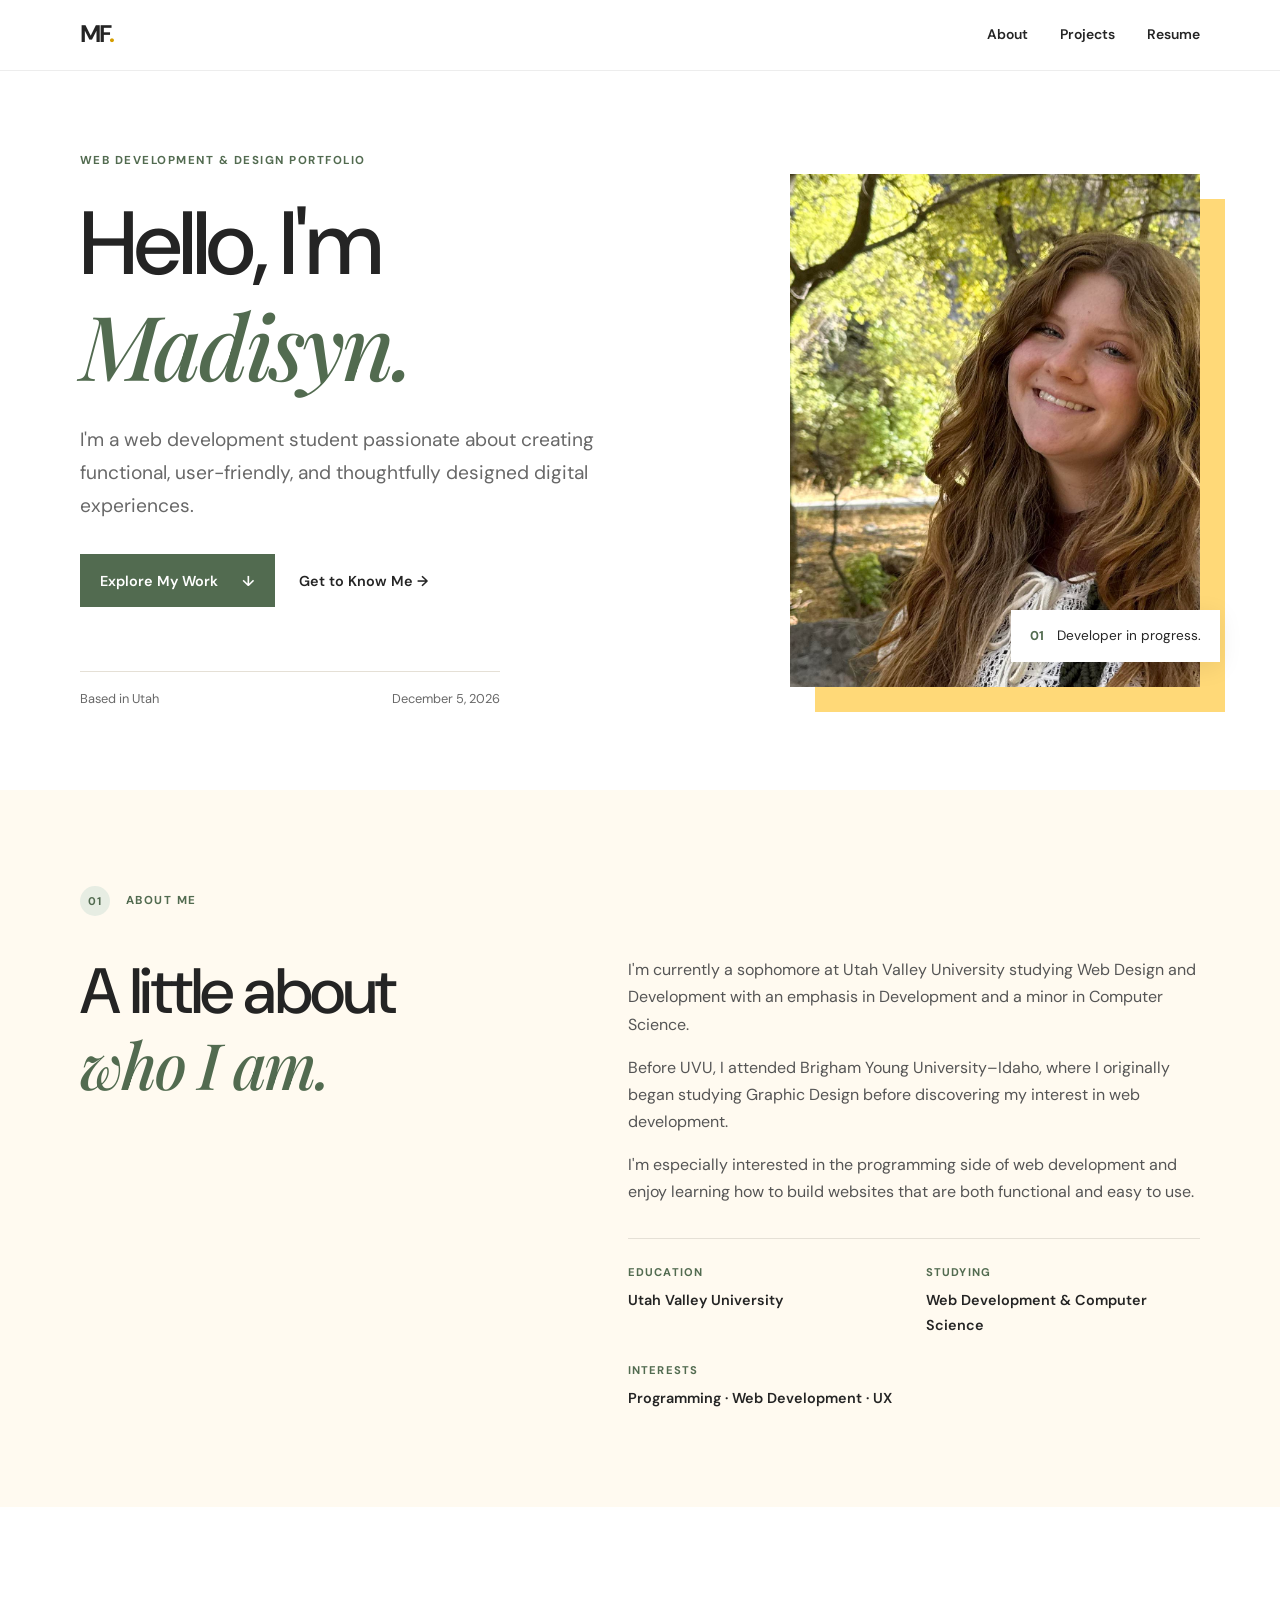
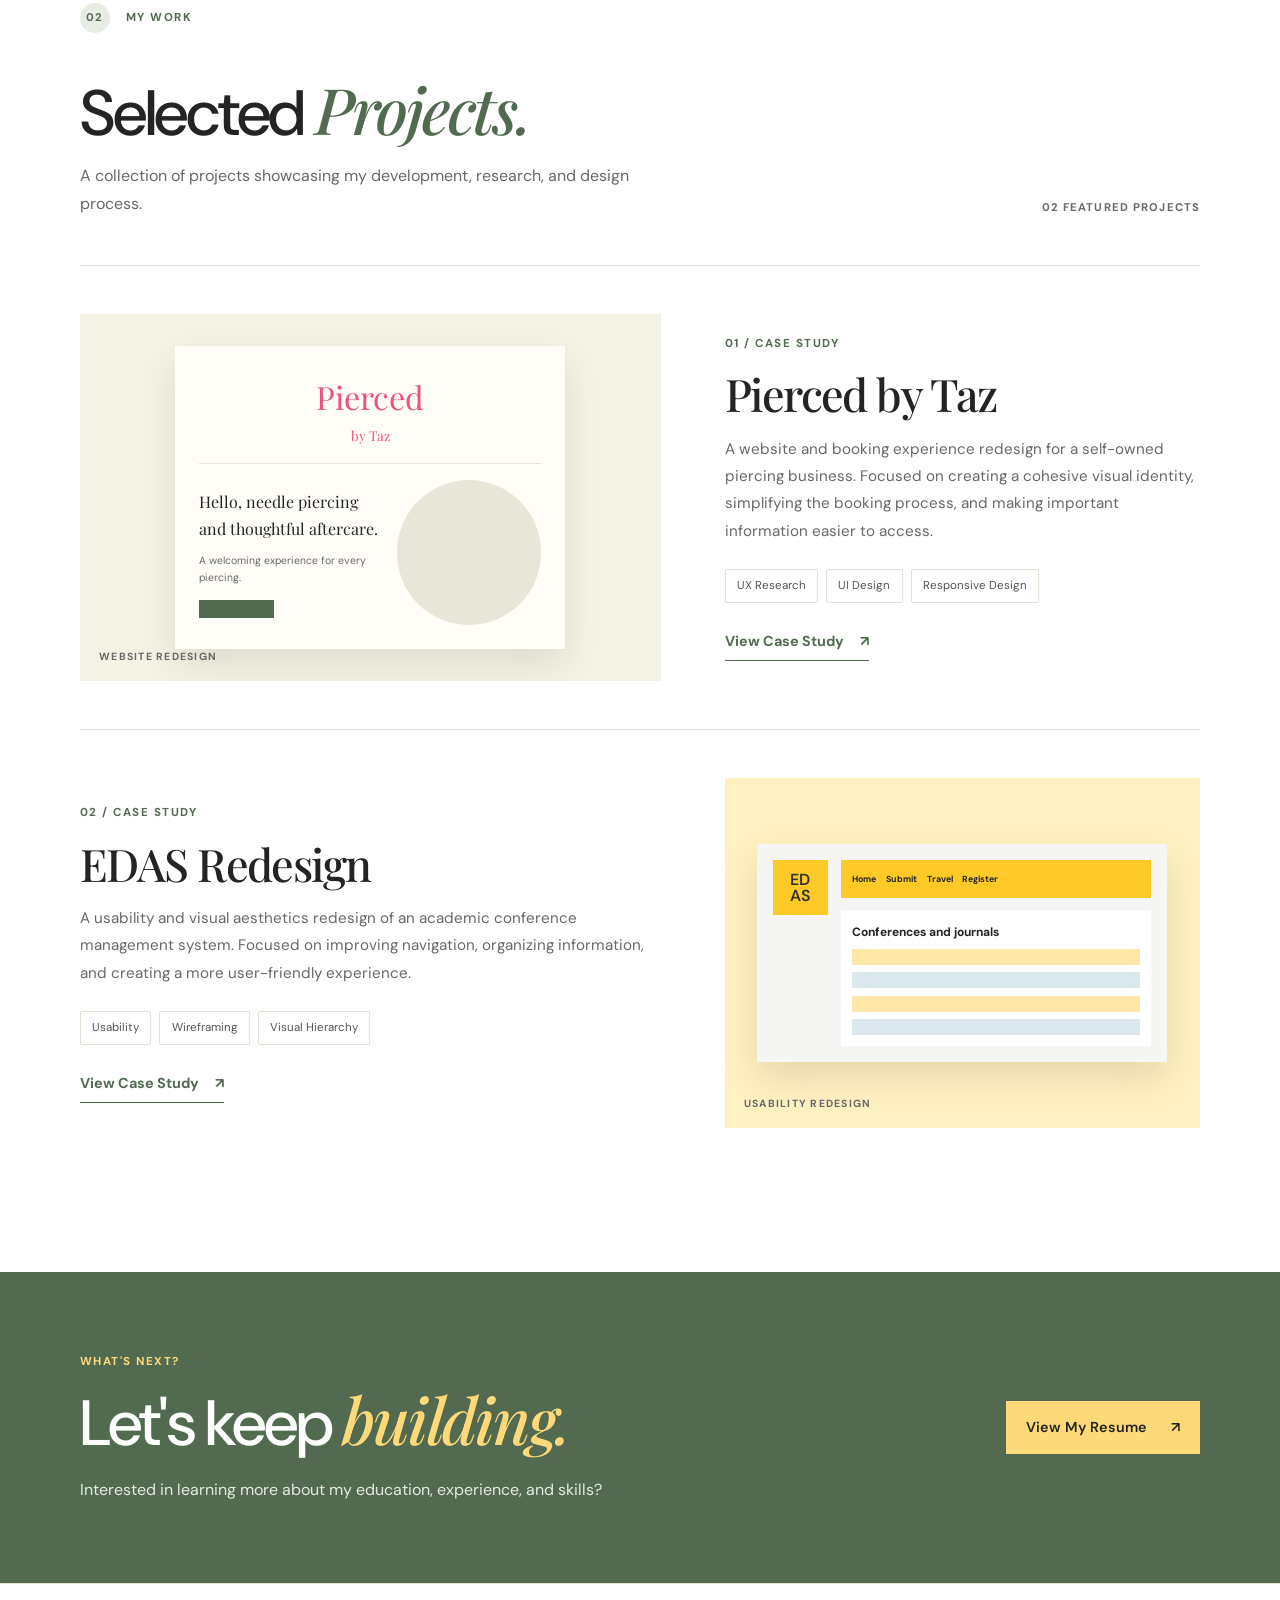
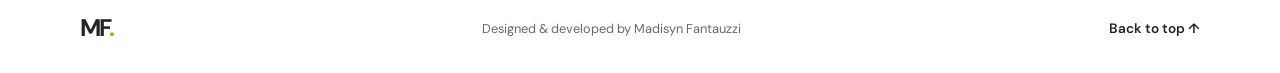
<file: index.html>
<!doctype html>
<html lang="en">
  <head>
    <meta charset="UTF-8" />
    <meta name="viewport" content="width=device-width, initial-scale=1.0" />

    <meta
      name="description"
      content="Madisyn Fantauzzi's web development and design portfolio, featuring projects, case studies, and experience."
    />

    <title>Madisyn Fantauzzi | Portfolio</title>

    <!-- Google Fonts -->
    <link rel="preconnect" href="https://fonts.googleapis.com" />
    <link rel="preconnect" href="https://fonts.gstatic.com" crossorigin />

    <link
      href="https://fonts.googleapis.com/css2?family=DM+Sans:wght@400;500;600;700&family=Playfair+Display:wght@500;600;700&display=swap"
      rel="stylesheet"
    />

    <!-- Stylesheets -->
    <link rel="stylesheet" href="css/normalize.css" />
    <link rel="stylesheet" href="css/portfolio.css" />
  </head>

  <body>
    <!-- HEADER -->
    <header class="site-header">
      <a href="index.html" class="logo"> MF<span>.</span> </a>

      <nav>
        <a href="#about">About</a>
        <a href="#projects">Projects</a>
        <a href="resume">Resume</a>
      </nav>
    </header>

    <main>
      <!-- HERO SECTION -->
      <section class="hero">
        <div class="hero-content">
          <p class="eyebrow">WEB DEVELOPMENT & DESIGN PORTFOLIO</p>

          <h1>Hello, I'm <span>Madisyn.</span></h1>

          <p class="hero-description">
            I'm a web development student passionate about creating functional,
            user-friendly, and thoughtfully designed digital experiences.
          </p>

          <div class="hero-buttons">
            <a href="#projects" class="button button-dark">
              Explore My Work <span>↓</span>
            </a>

            <a href="#about" class="text-button"> Get to Know Me → </a>
          </div>

          <div class="hero-bottom">
            <span>Based in Utah</span>

            <span>
              <time id="current-date"></time>
            </span>
          </div>
        </div>

        <!-- PROFILE IMAGE -->
        <div class="hero-image">
          <div class="image-decoration"></div>

          <img src="images/photo.jpg" alt="Portrait of Madisyn Fantauzzi" />

          <div class="image-caption">
            <span>01</span>
            <p>Developer in progress.</p>
          </div>
        </div>
      </section>

      <!-- ABOUT ME -->
      <section class="about-section" id="about">
        <div class="section-container">
          <div class="section-label">
            <span>01</span>
            <p>ABOUT ME</p>
          </div>

          <div class="about-grid">
            <div class="about-heading">
              <h2>
                A little about
                <span>who I am.</span>
              </h2>
            </div>

            <div class="about-content">
              <p>
                I'm currently a sophomore at Utah Valley University studying Web
                Design and Development with an emphasis in Development and a
                minor in Computer Science.
              </p>

              <p>
                Before UVU, I attended Brigham Young University–Idaho, where I
                originally began studying Graphic Design before discovering my
                interest in web development.
              </p>

              <p>
                I'm especially interested in the programming side of web
                development and enjoy learning how to build websites that are
                both functional and easy to use.
              </p>

              <div class="about-details">
                <div>
                  <span>EDUCATION</span>
                  <strong>Utah Valley University</strong>
                </div>

                <div>
                  <span>STUDYING</span>
                  <strong>Web Development & Computer Science</strong>
                </div>

                <div>
                  <span>INTERESTS</span>
                  <strong>Programming · Web Development · UX</strong>
                </div>
              </div>
            </div>
          </div>
        </div>
      </section>

      <!-- PROJECTS -->
      <section class="projects-section" id="projects">
        <div class="section-container">
          <div class="section-label">
            <span>02</span>
            <p>MY WORK</p>
          </div>

          <div class="projects-heading">
            <div>
              <h2>Selected <span>Projects.</span></h2>

              <p>
                A collection of projects showcasing my development, research,
                and design process.
              </p>
            </div>

            <span class="project-count">02 FEATURED PROJECTS</span>
          </div>

          <!-- PROJECT ONE -->
          <article class="project-card">
            <div class="project-visual pierced-visual">
              <div class="pierced-preview">
                <span class="preview-brand">Pierced <small>by Taz</small></span>

                <div class="preview-line"></div>

                <div class="preview-content">
                  <div>
                    <span class="preview-heading">
                      Hello, needle piercing and thoughtful aftercare.
                    </span>

                    <span class="preview-description">
                      A welcoming experience for every piercing.
                    </span>

                    <div class="preview-button"></div>
                  </div>

                  <div class="preview-circle"></div>
                </div>
              </div>

              <span class="visual-caption">WEBSITE REDESIGN</span>
            </div>

            <div class="project-info">
              <div class="project-number">01 / CASE STUDY</div>

              <h3>Pierced by Taz</h3>

              <p>
                A website and booking experience redesign for a self-owned
                piercing business. Focused on creating a cohesive visual
                identity, simplifying the booking process, and making important
                information easier to access.
              </p>

              <div class="project-tags">
                <span>UX Research</span>
                <span>UI Design</span>
                <span>Responsive Design</span>
              </div>

              <a href="case-study1" class="project-link">
                View Case Study <span>↗</span>
              </a>
            </div>
          </article>

          <!-- PROJECT TWO -->
          <article class="project-card project-reverse">
            <div class="project-visual edas-visual">
              <div class="edas-preview">
                <div class="edas-preview-logo">ED<br />AS</div>

                <div class="edas-preview-content">
                  <div class="edas-preview-nav">
                    <span>Home</span>
                    <span>Submit</span>
                    <span>Travel</span>
                    <span>Register</span>
                  </div>

                  <div class="edas-preview-box">
                    <span>Conferences and journals</span>

                    <div class="edas-table-row"></div>
                    <div class="edas-table-row"></div>
                    <div class="edas-table-row"></div>
                    <div class="edas-table-row"></div>
                  </div>
                </div>
              </div>

              <span class="visual-caption">USABILITY REDESIGN</span>
            </div>

            <div class="project-info">
              <div class="project-number">02 / CASE STUDY</div>

              <h3>EDAS Redesign</h3>

              <p>
                A usability and visual aesthetics redesign of an academic
                conference management system. Focused on improving navigation,
                organizing information, and creating a more user-friendly
                experience.
              </p>

              <div class="project-tags">
                <span>Usability</span>
                <span>Wireframing</span>
                <span>Visual Hierarchy</span>
              </div>

              <a href="case-study2" class="project-link">
                View Case Study <span>↗</span>
              </a>
            </div>
          </article>
        </div>
      </section>

      <!-- RESUME / CONTACT -->
      <section class="contact-section">
        <div class="section-container contact-inner">
          <div>
            <p class="eyebrow">WHAT'S NEXT?</p>

            <h2>Let's keep <span>building.</span></h2>

            <p>
              Interested in learning more about my education, experience, and
              skills?
            </p>
          </div>

          <a href="resume" class="button button-light">
            View My Resume <span>↗</span>
          </a>
        </div>
      </section>
    </main>

    <!-- FOOTER -->
    <footer class="site-footer">
      <div class="section-container footer-inner">
        <a href="index.html" class="logo"> MF<span>.</span> </a>

        <p>Designed & developed by Madisyn Fantauzzi</p>

        <a href="#top">Back to top ↑</a>
      </div>
    </footer>

    <!-- CURRENT DATE -->
    <script>
      const dateElement = document.querySelector("#current-date");

      dateElement.textContent = new Date().toLocaleDateString("en-US", {
        month: "long",
        day: "numeric",
        year: "numeric",
      });
    </script>
  </body>
</html>
</file>
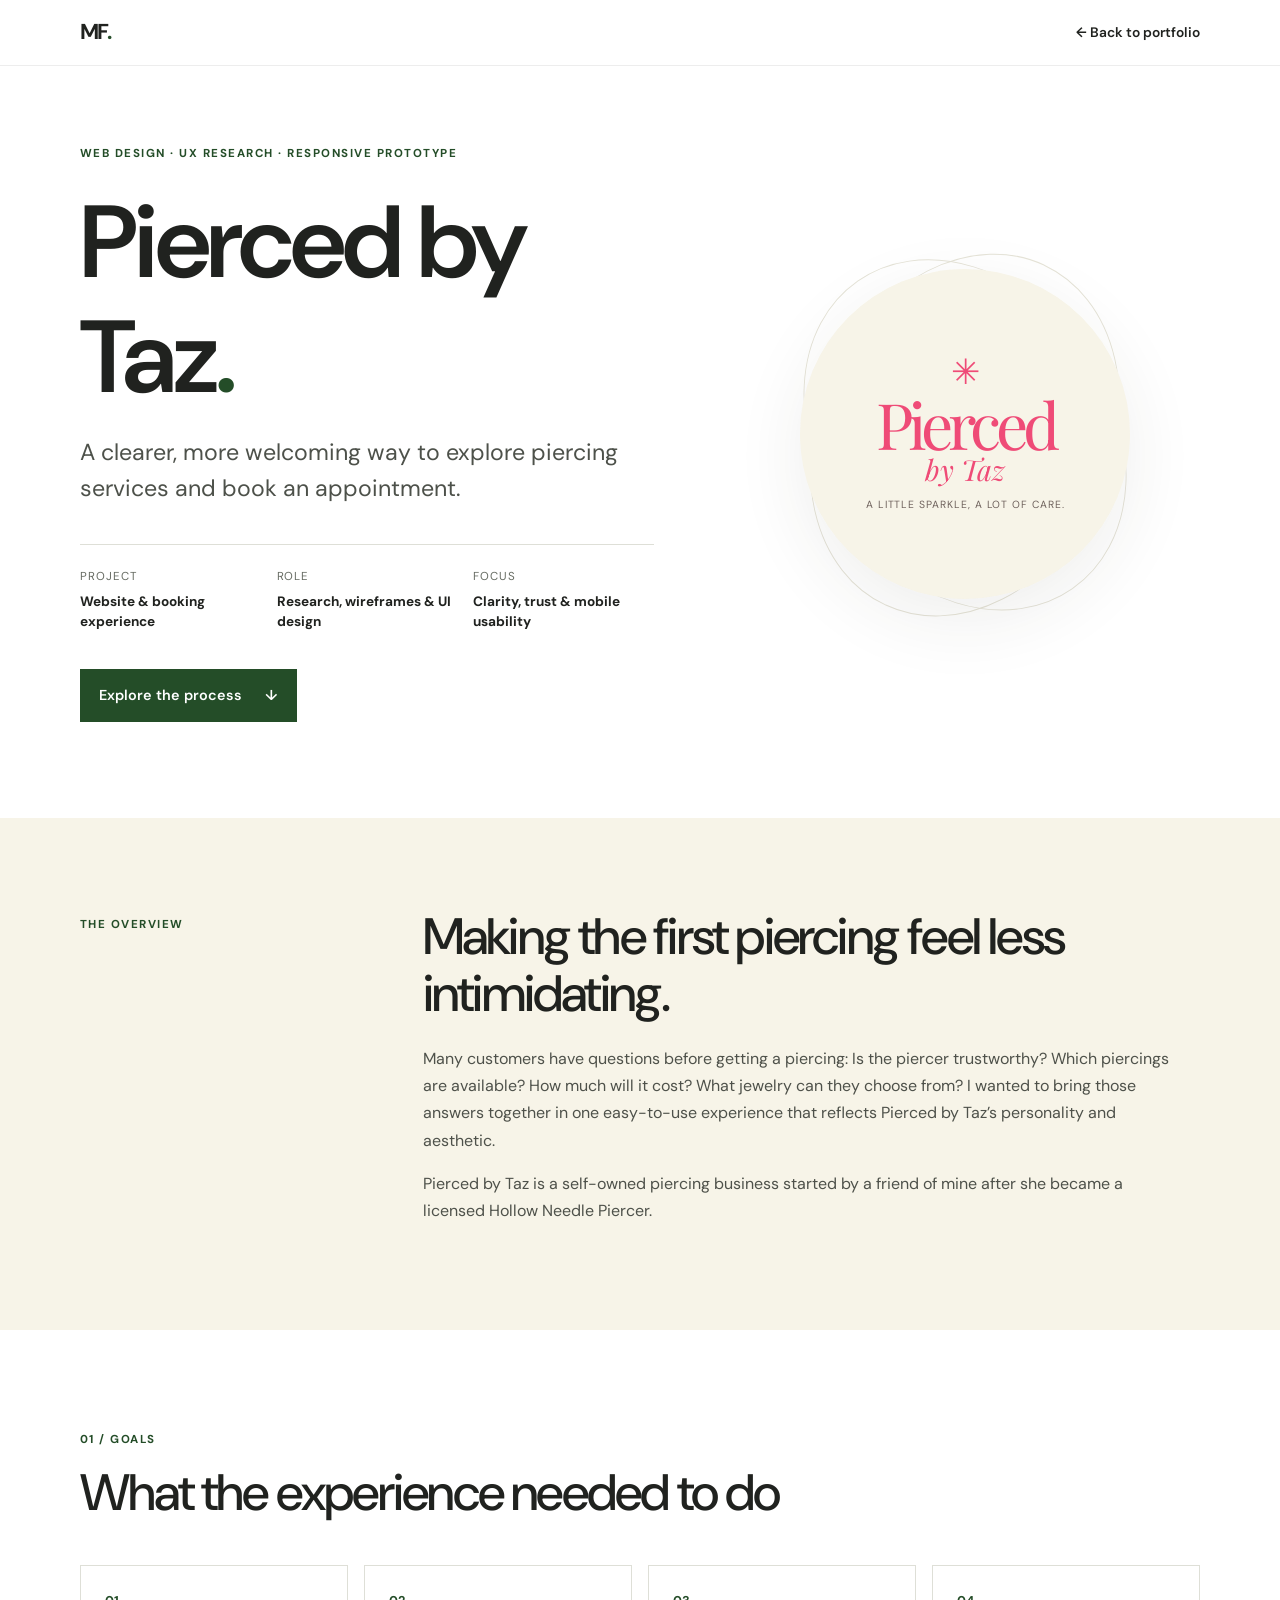
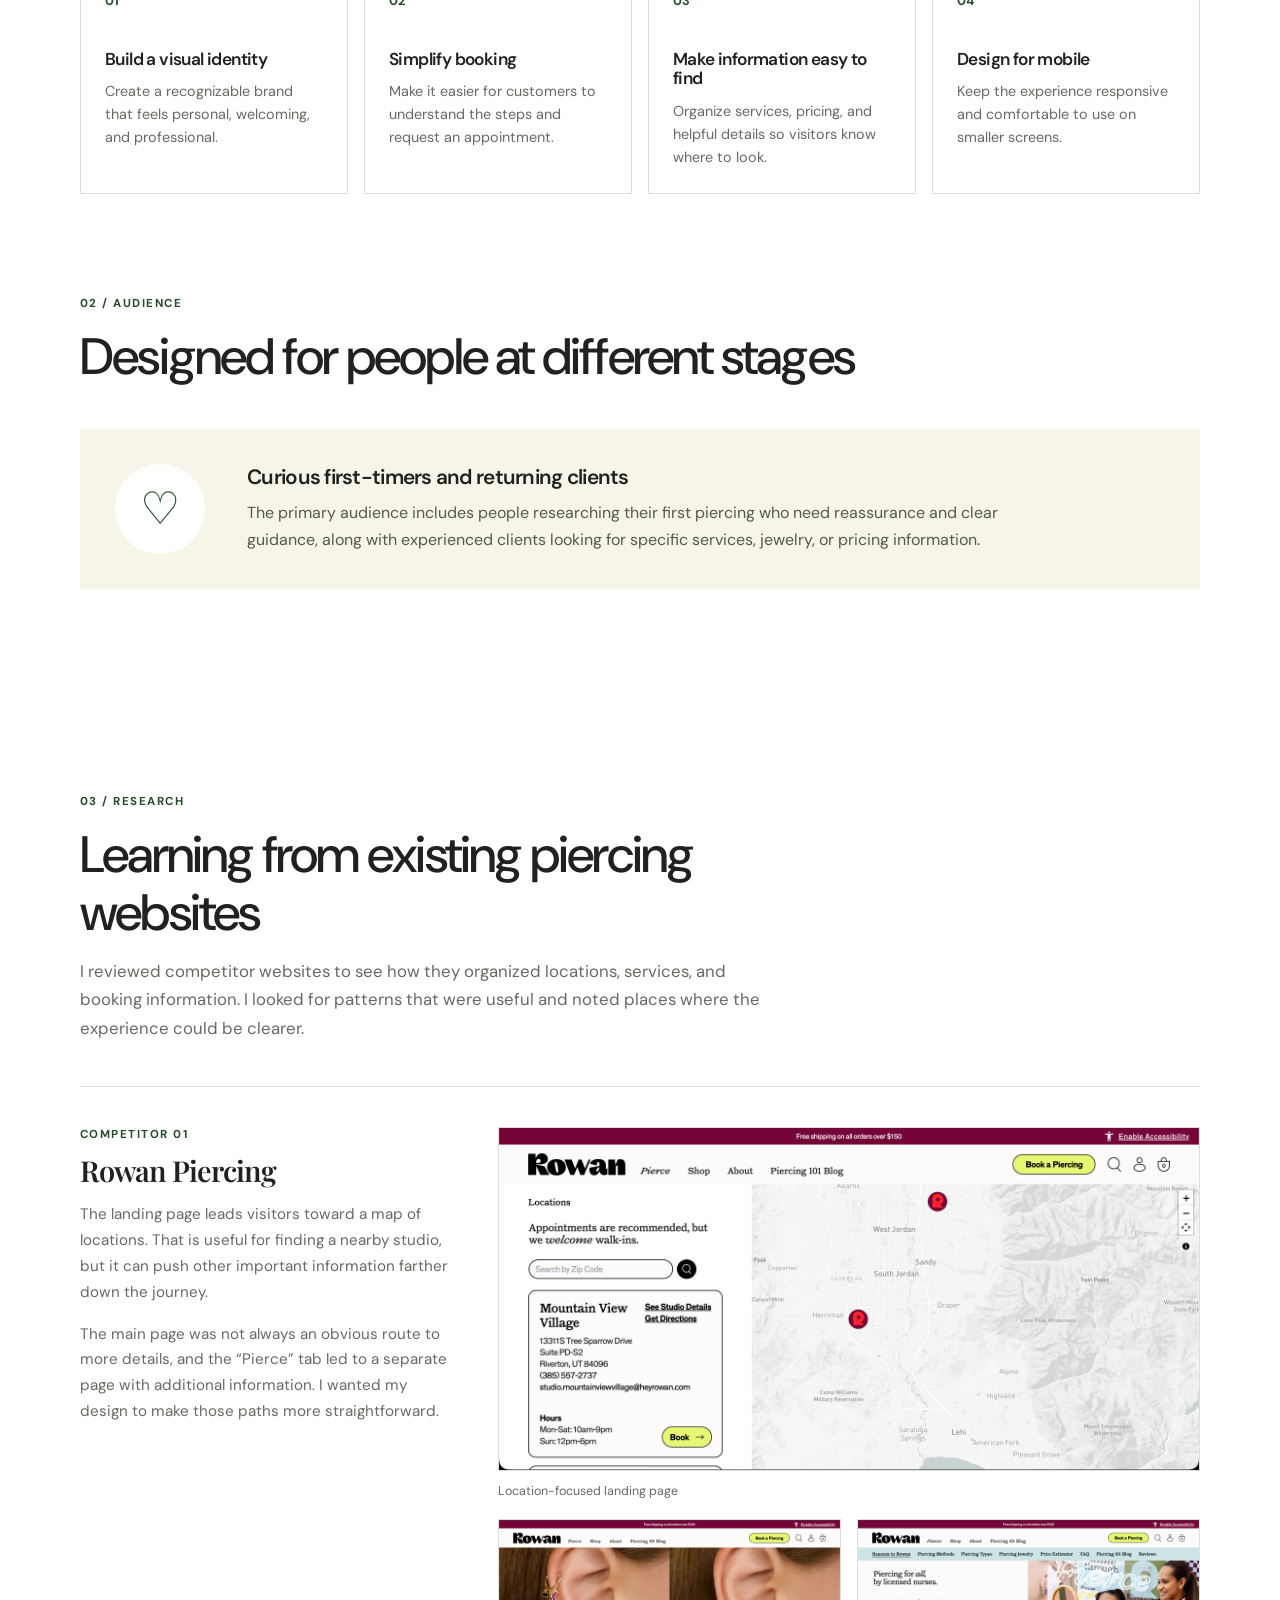
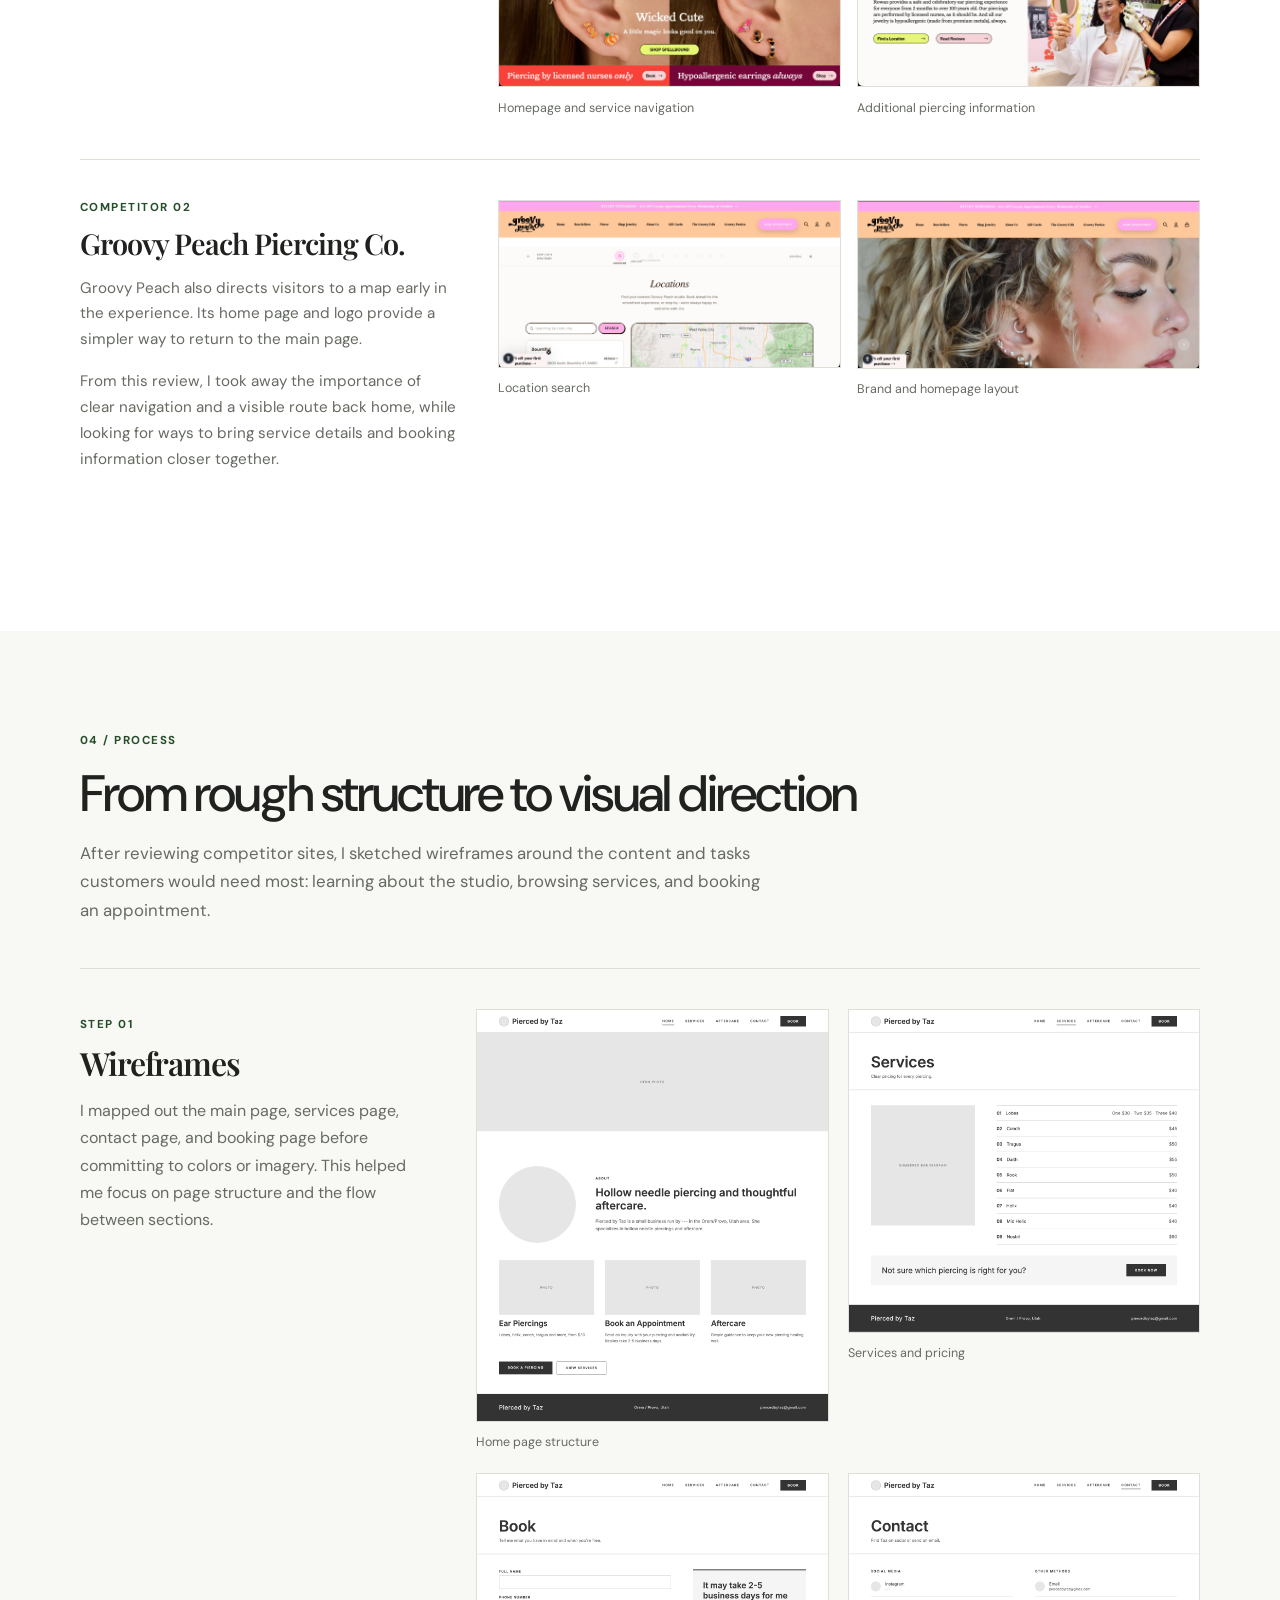
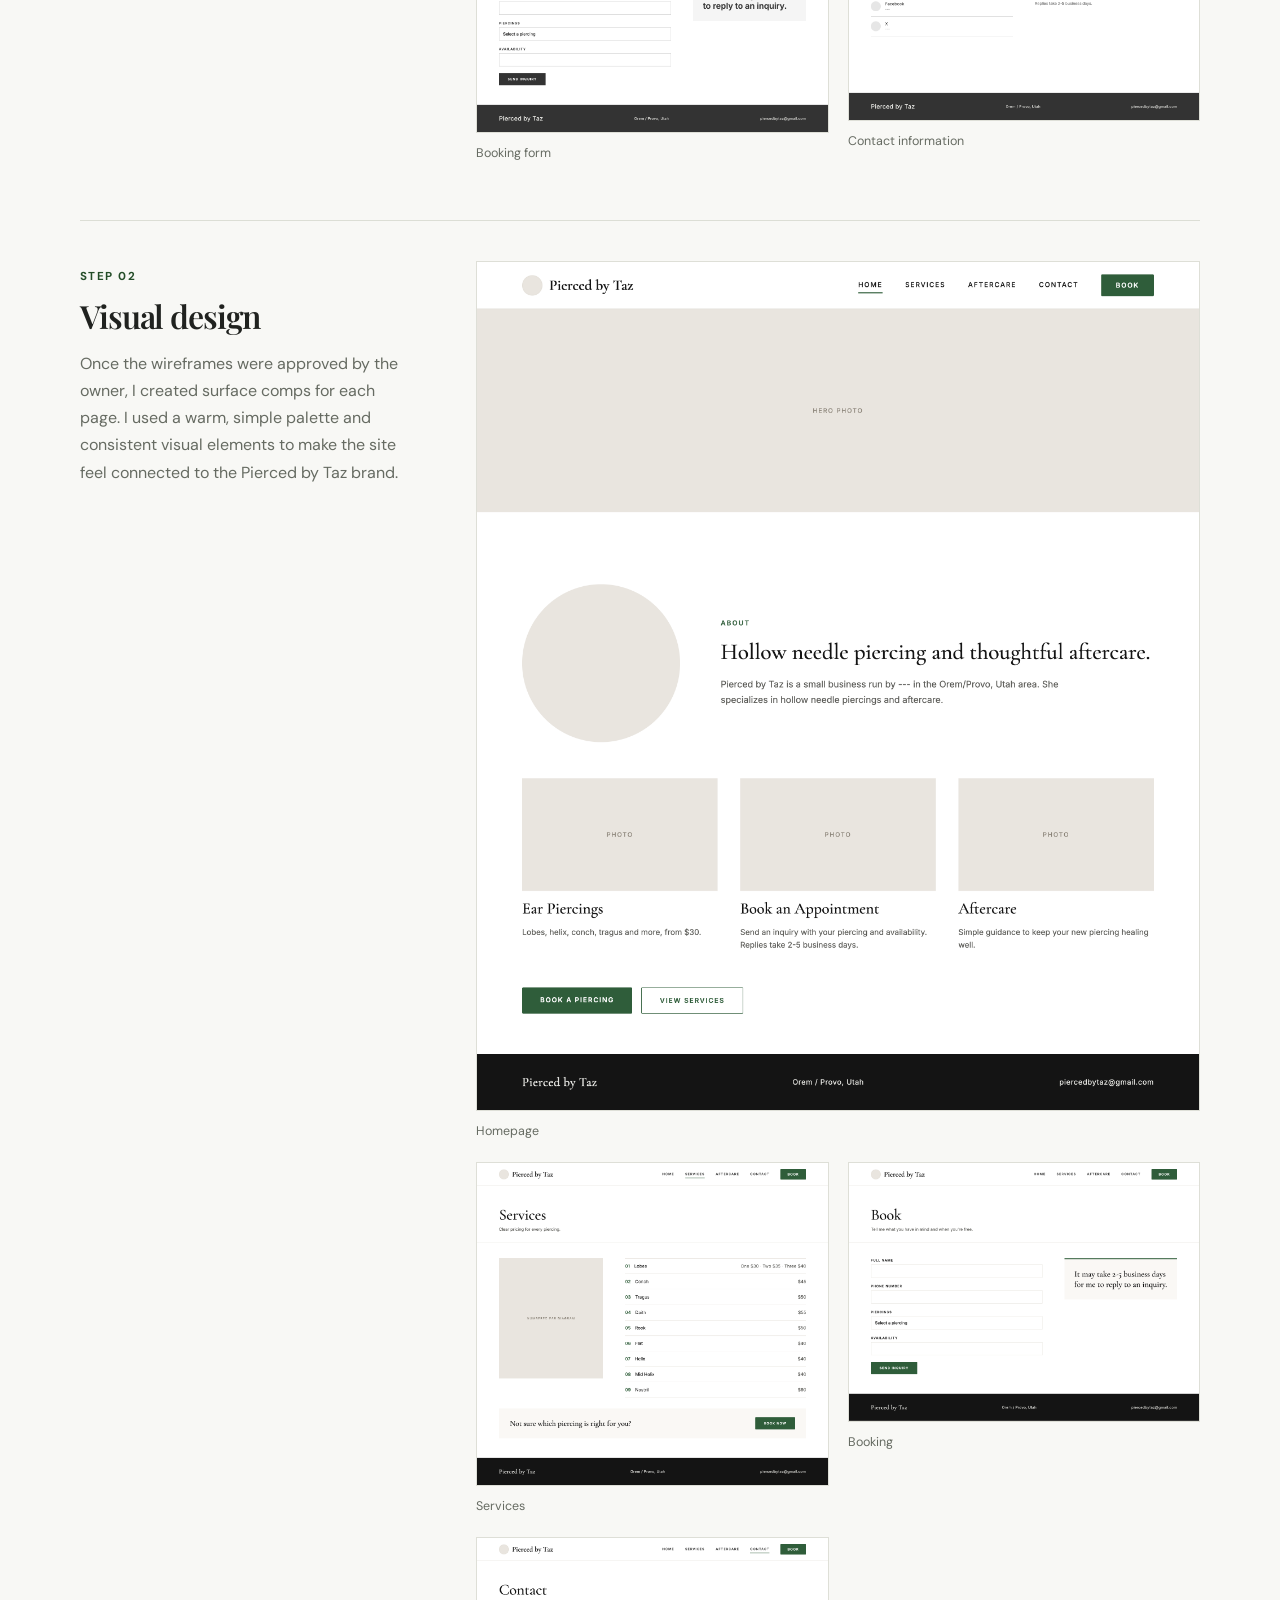
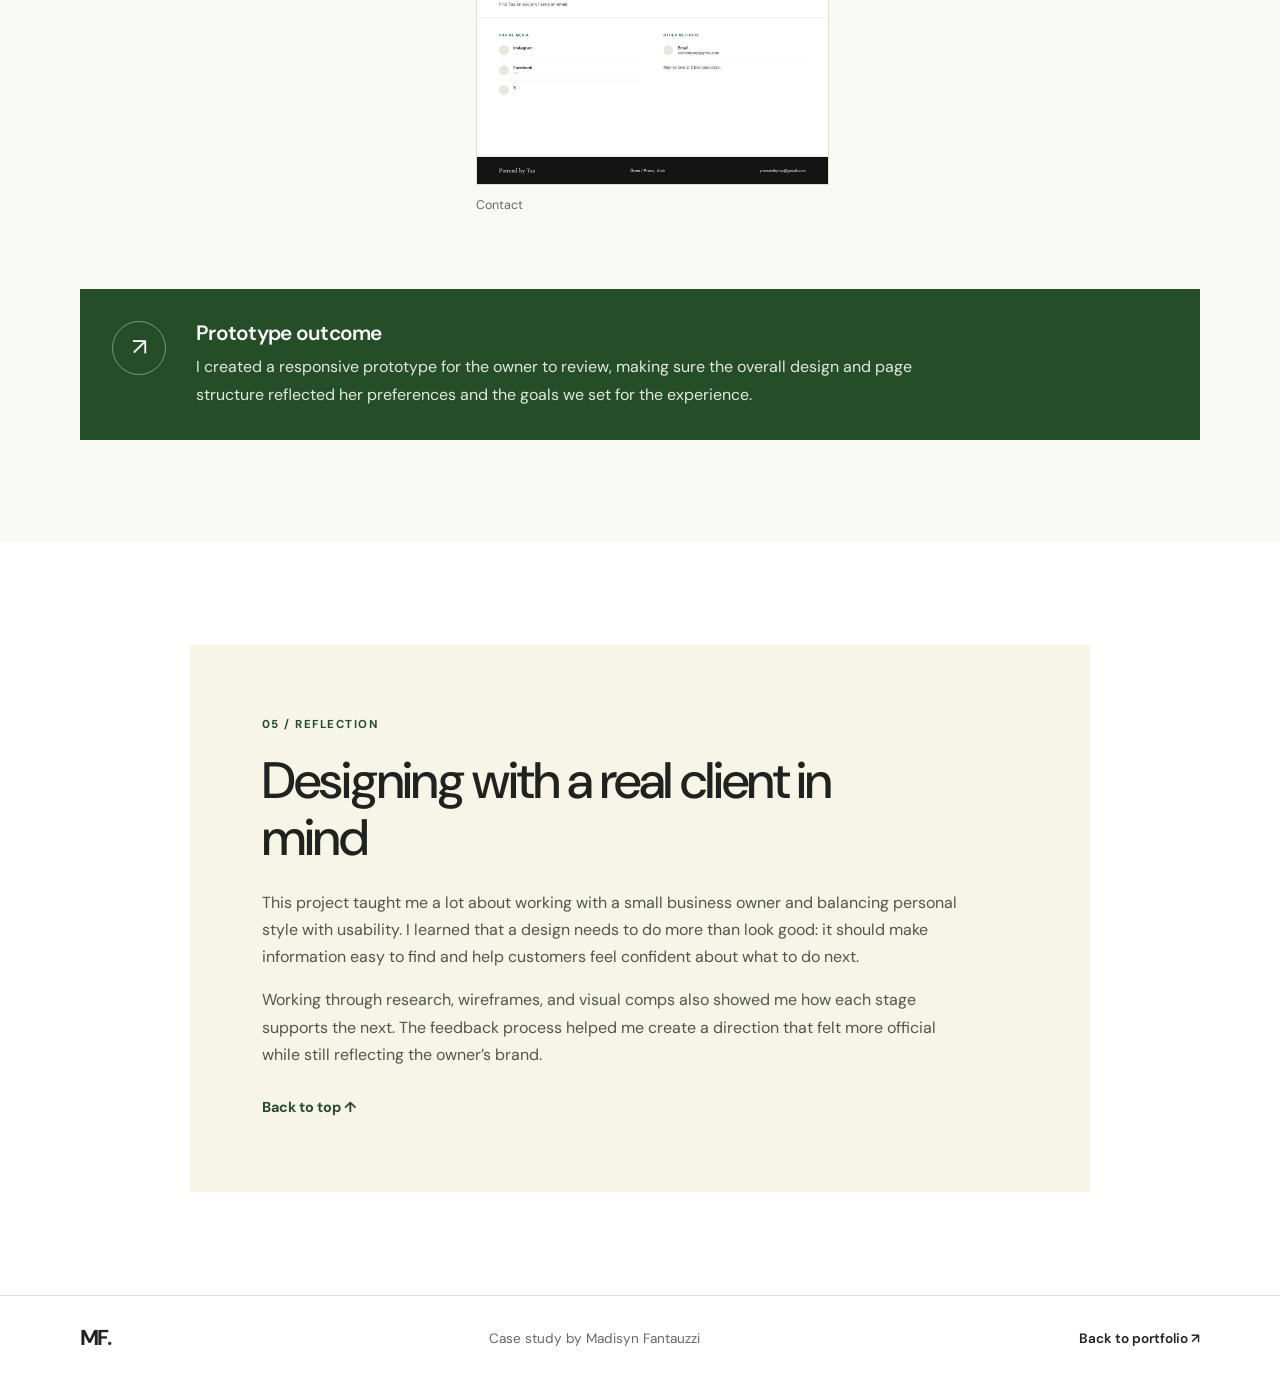
<file: case-study1/index.html>
<!DOCTYPE html>
<html lang="en">
<head>
  <meta charset="UTF-8">
  <meta name="viewport" content="width=device-width, initial-scale=1.0">
  <meta name="description" content="A website design and booking experience case study for Pierced by Taz.">
  <title>Pierced by Taz | Portfolio Case Study</title>
  <link rel="preconnect" href="https://fonts.googleapis.com">
  <link rel="preconnect" href="https://fonts.gstatic.com" crossorigin>
  <link href="https://fonts.googleapis.com/css2?family=DM+Sans:wght@400;500;600;700&family=Playfair+Display:wght@500;600&display=swap" rel="stylesheet">
  <link rel="stylesheet" href="case-study.css">
</head>
<body>
  <header class="site-header">
    <a class="wordmark" href="../index.html" aria-label="Return to portfolio home">MF<span>.</span></a>
    <a class="back-link" href="../index.html">← Back to portfolio</a>
  </header>

  <main>
    <section class="hero section-wrap" id="top">
      <div class="hero-copy">
        <p class="eyebrow">Web design · UX research · Responsive prototype</p>
        <h1>Pierced by Taz<span>.</span></h1>
        <p class="hero-lede">A clearer, more welcoming way to explore piercing services and book an appointment.</p>
        <div class="hero-meta">
          <div><span>Project</span><strong>Website & booking experience</strong></div>
          <div><span>Role</span><strong>Research, wireframes & UI design</strong></div>
          <div><span>Focus</span><strong>Clarity, trust & mobile usability</strong></div>
        </div>
        <a class="button button-dark" href="#process">Explore the process <span aria-hidden="true">↓</span></a>
      </div>
      <div class="hero-art" aria-label="Pierced by Taz project visual">
        <!-- Replace this text treatment with your logo image if you have one. -->
        <div class="brand-card">
          <span class="brand-spark" aria-hidden="true">✳</span>
          <p class="brand-name">Pierced</p>
          <p class="brand-script">by Taz</p>
          <span class="brand-caption">A little sparkle, a lot of care.</span>
        </div>
        <span class="hero-orbit orbit-one"></span>
        <span class="hero-orbit orbit-two"></span>
      </div>
    </section>

    <section class="intro-band">
      <div class="section-wrap intro-grid">
        <p class="eyebrow">The overview</p>
        <div>
          <h2>Making the first piercing feel less intimidating.</h2>
          <p>Many customers have questions before getting a piercing: Is the piercer trustworthy? Which piercings are available? How much will it cost? What jewelry can they choose from? I wanted to bring those answers together in one easy-to-use experience that reflects Pierced by Taz’s personality and aesthetic.</p>
          <p>Pierced by Taz is a self-owned piercing business started by a friend of mine after she became a licensed Hollow Needle Piercer.</p>
        </div>
      </div>
    </section>

    <section class="section-wrap content-section" id="goals">
      <div class="section-heading">
        <p class="eyebrow">01 / Goals</p>
        <h2>What the experience needed to do</h2>
      </div>
      <div class="goal-grid">
        <article class="goal-card"><span class="goal-number">01</span><h3>Build a visual identity</h3><p>Create a recognizable brand that feels personal, welcoming, and professional.</p></article>
        <article class="goal-card"><span class="goal-number">02</span><h3>Simplify booking</h3><p>Make it easier for customers to understand the steps and request an appointment.</p></article>
        <article class="goal-card"><span class="goal-number">03</span><h3>Make information easy to find</h3><p>Organize services, pricing, and helpful details so visitors know where to look.</p></article>
        <article class="goal-card"><span class="goal-number">04</span><h3>Design for mobile</h3><p>Keep the experience responsive and comfortable to use on smaller screens.</p></article>
      </div>
    </section>

    <section class="section-wrap content-section audience-section" id="audience">
      <div class="section-heading">
        <p class="eyebrow">02 / Audience</p>
        <h2>Designed for people at different stages</h2>
      </div>
      <div class="audience-panel">
        <div class="audience-icon" aria-hidden="true">♡</div>
        <div>
          <h3>Curious first-timers and returning clients</h3>
          <p>The primary audience includes people researching their first piercing who need reassurance and clear guidance, along with experienced clients looking for specific services, jewelry, or pricing information.</p>
        </div>
      </div>
    </section>

    <section class="section-wrap content-section" id="research">
      <div class="section-heading">
        <p class="eyebrow">03 / Research</p>
        <h2>Learning from existing piercing websites</h2>
        <p class="section-intro">I reviewed competitor websites to see how they organized locations, services, and booking information. I looked for patterns that were useful and noted places where the experience could be clearer.</p>
      </div>

      <article class="research-case">
        <div class="research-copy">
          <span class="small-label">Competitor 01</span>
          <h3>Rowan Piercing</h3>
          <p>The landing page leads visitors toward a map of locations. That is useful for finding a nearby studio, but it can push other important information farther down the journey.</p>
          <p>The main page was not always an obvious route to more details, and the “Pierce” tab led to a separate page with additional information. I wanted my design to make those paths more straightforward.</p>
        </div>
        <div class="image-pair">
          <figure><img src="images/rowan-map.png" alt="Rowan Piercing website showing a location map" loading="lazy"><figcaption>Location-focused landing page</figcaption></figure>
          <figure><img src="images/rowan-home.png" alt="Rowan Piercing website homepage" loading="lazy"><figcaption>Homepage and service navigation</figcaption></figure>
          <figure><img src="images/rowan-pierce.png" alt="Rowan Piercing service information page" loading="lazy"><figcaption>Additional piercing information</figcaption></figure>
        </div>
      </article>

      <article class="research-case">
        <div class="research-copy">
          <span class="small-label">Competitor 02</span>
          <h3>Groovy Peach Piercing Co.</h3>
          <p>Groovy Peach also directs visitors to a map early in the experience. Its home page and logo provide a simpler way to return to the main page.</p>
          <p>From this review, I took away the importance of clear navigation and a visible route back home, while looking for ways to bring service details and booking information closer together.</p>
        </div>
        <div class="image-pair two-up">
          <figure><img src="images/groovy-peach-map.png" alt="Groovy Peach Piercing Co. website with a location map" loading="lazy"><figcaption>Location search</figcaption></figure>
          <figure><img src="images/groovy-peach-home.png" alt="Groovy Peach Piercing Co. website homepage" loading="lazy"><figcaption>Brand and homepage layout</figcaption></figure>
        </div>
      </article>
    </section>

    <section class="process-section" id="process">
      <div class="section-wrap content-section">
        <div class="section-heading">
          <p class="eyebrow">04 / Process</p>
          <h2>From rough structure to visual direction</h2>
          <p class="section-intro">After reviewing competitor sites, I sketched wireframes around the content and tasks customers would need most: learning about the studio, browsing services, and booking an appointment.</p>
        </div>

        <div class="process-step">
          <div class="step-copy"><span class="step-tag">Step 01</span><h3>Wireframes</h3><p>I mapped out the main page, services page, contact page, and booking page before committing to colors or imagery. This helped me focus on page structure and the flow between sections.</p></div>
          <div class="wireframe-gallery">
            <figure><img src="images/wireframe-home.png" alt="Low-fidelity homepage wireframe" loading="lazy"><figcaption>Home page structure</figcaption></figure>
            <figure><img src="images/wireframe-services.png" alt="Low-fidelity services page wireframe" loading="lazy"><figcaption>Services and pricing</figcaption></figure>
            <figure><img src="images/wireframe-booking.png" alt="Low-fidelity booking page wireframe" loading="lazy"><figcaption>Booking form</figcaption></figure>
            <figure><img src="images/wireframe-contact.png" alt="Low-fidelity contact page wireframe" loading="lazy"><figcaption>Contact information</figcaption></figure>
          </div>
        </div>

        <div class="process-step final-design-step">
          <div class="step-copy"><span class="step-tag">Step 02</span><h3>Visual design</h3><p>Once the wireframes were approved by the owner, I created surface comps for each page. I used a warm, simple palette and consistent visual elements to make the site feel connected to the Pierced by Taz brand.</p></div>
          <div class="final-gallery">
            <figure class="final-large"><img src="images/final-home.png" alt="Final Pierced by Taz homepage design" loading="lazy"><figcaption>Homepage</figcaption></figure>
            <figure><img src="images/final-services.png" alt="Final Pierced by Taz services page design" loading="lazy"><figcaption>Services</figcaption></figure>
            <figure><img src="images/final-booking.png" alt="Final Pierced by Taz booking page design" loading="lazy"><figcaption>Booking</figcaption></figure>
            <figure><img src="images/final-contact.png" alt="Final Pierced by Taz contact page design" loading="lazy"><figcaption>Contact</figcaption></figure>
          </div>
        </div>

        <div class="result-note">
          <span class="result-mark" aria-hidden="true">↗</span>
          <div><h3>Prototype outcome</h3><p>I created a responsive prototype for the owner to review, making sure the overall design and page structure reflected her preferences and the goals we set for the experience.</p></div>
        </div>
      </div>
    </section>

    <section class="section-wrap content-section" id="reflection">
      <div class="reflection-card">
        <p class="eyebrow">05 / Reflection</p>
        <h2>Designing with a real client in mind</h2>
        <p>This project taught me a lot about working with a small business owner and balancing personal style with usability. I learned that a design needs to do more than look good: it should make information easy to find and help customers feel confident about what to do next.</p>
        <p>Working through research, wireframes, and visual comps also showed me how each stage supports the next. The feedback process helped me create a direction that felt more official while still reflecting the owner’s brand.</p>
        <a class="text-link" href="#top">Back to top ↑</a>
      </div>
    </section>
  </main>

  <footer class="site-footer">
    <div class="section-wrap footer-inner">
      <a class="wordmark footer-mark" href="../index.html">MF<span>.</span></a>
      <p>Case study by Madisyn Fantauzzi</p>
      <a href="../index.html">Back to portfolio ↗</a>
    </div>
  </footer>
</body>
</html>
</file>
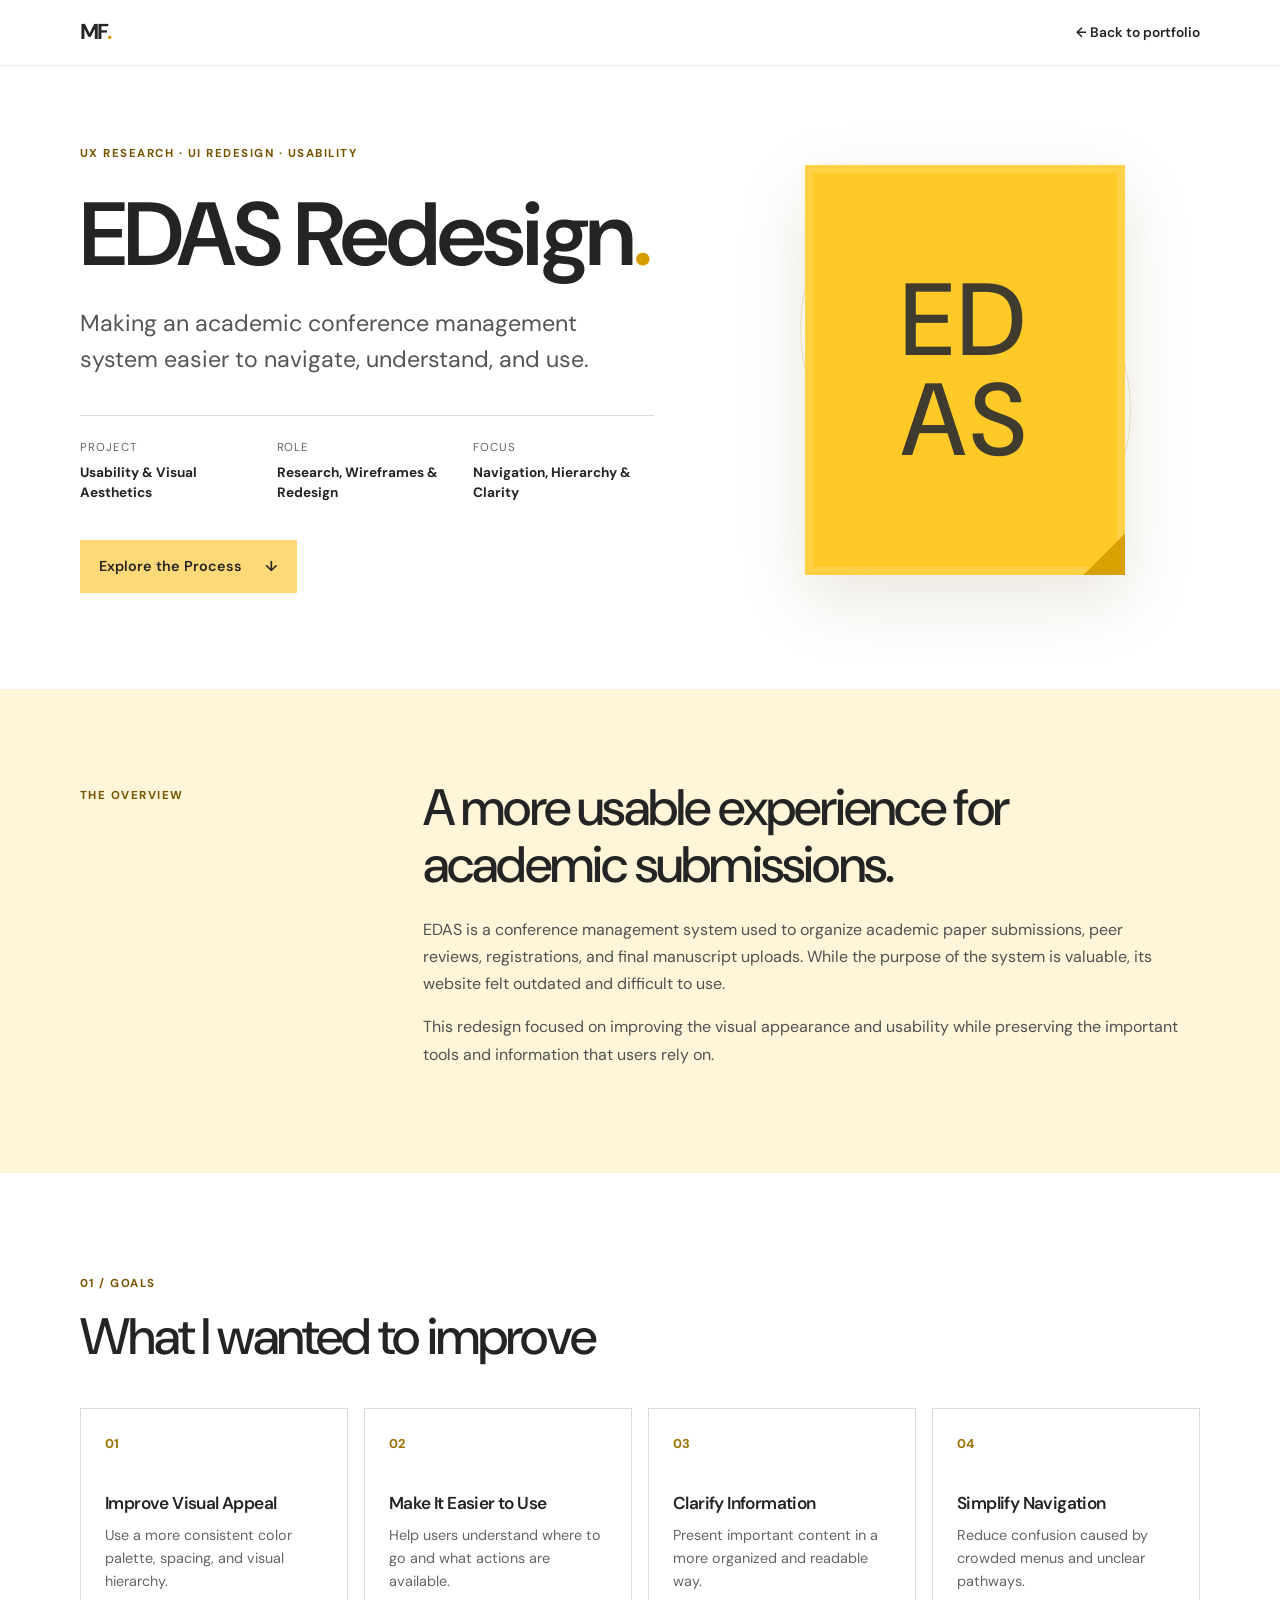
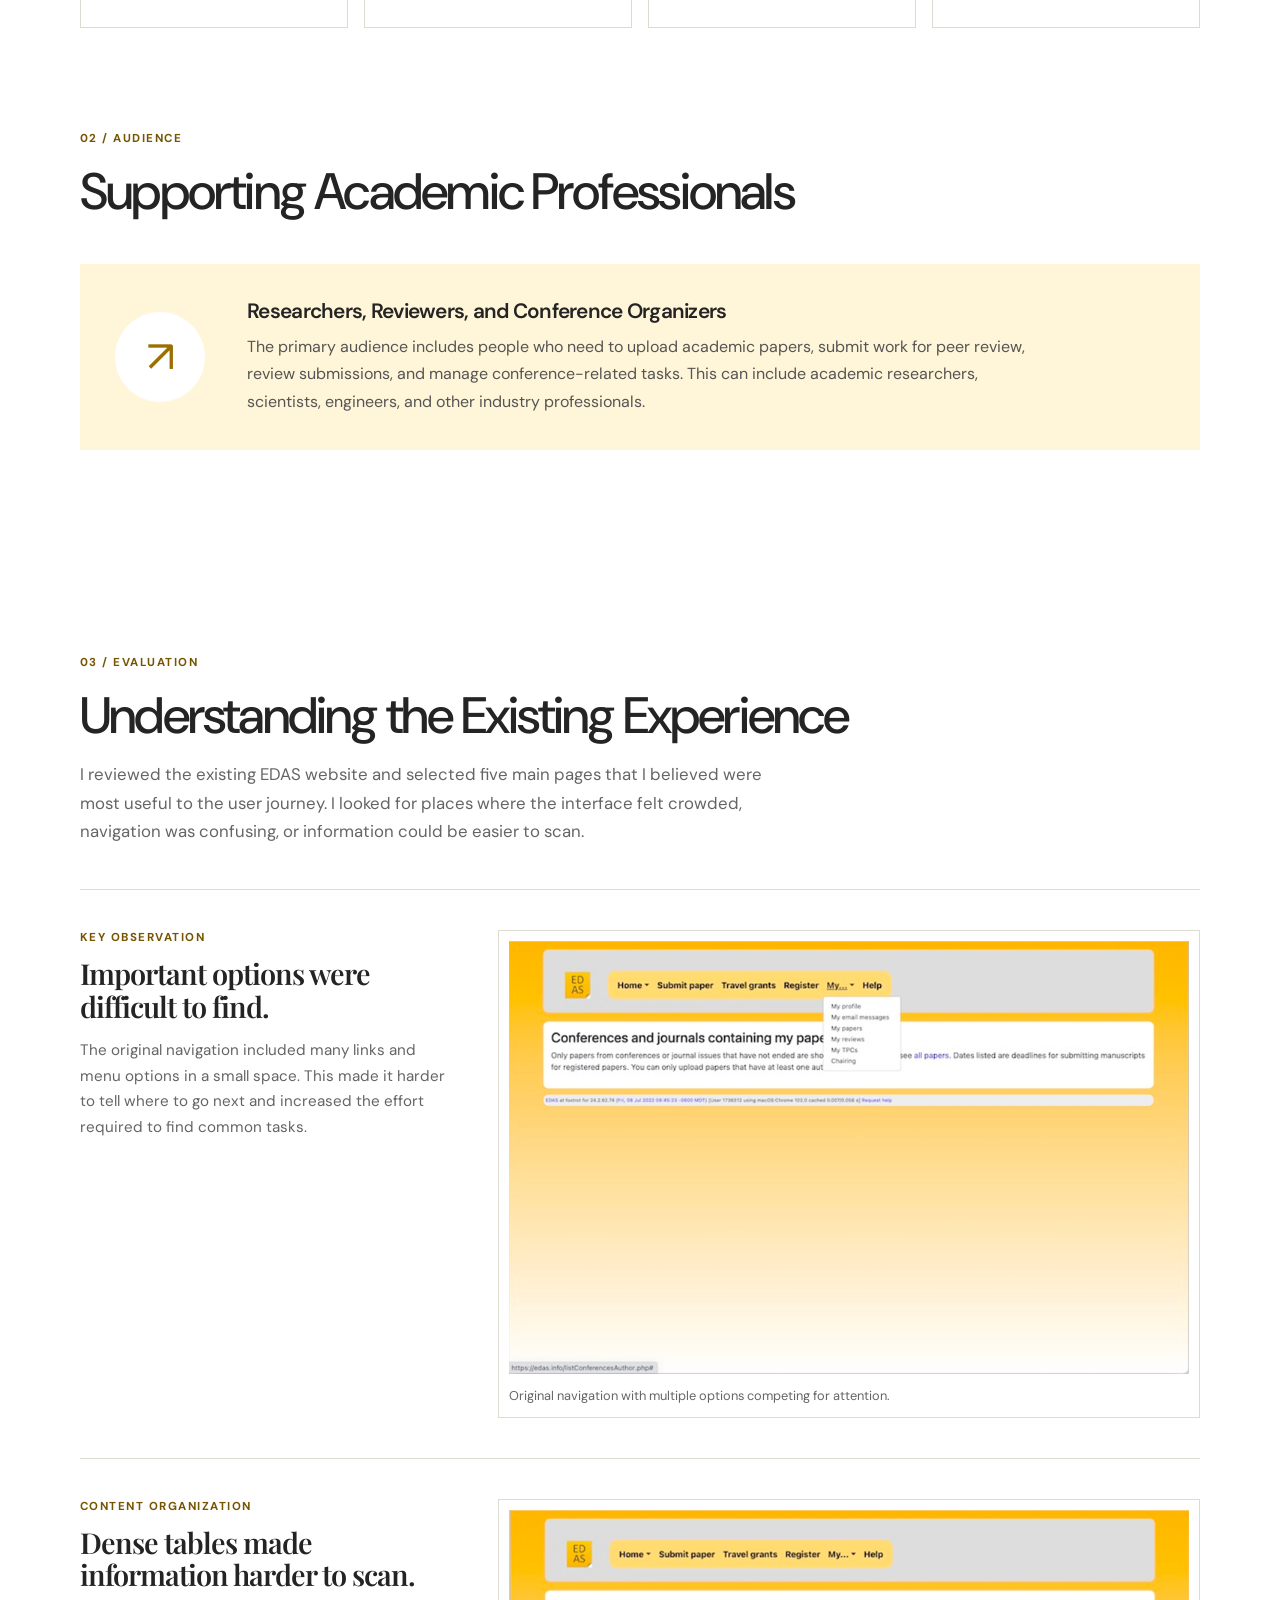
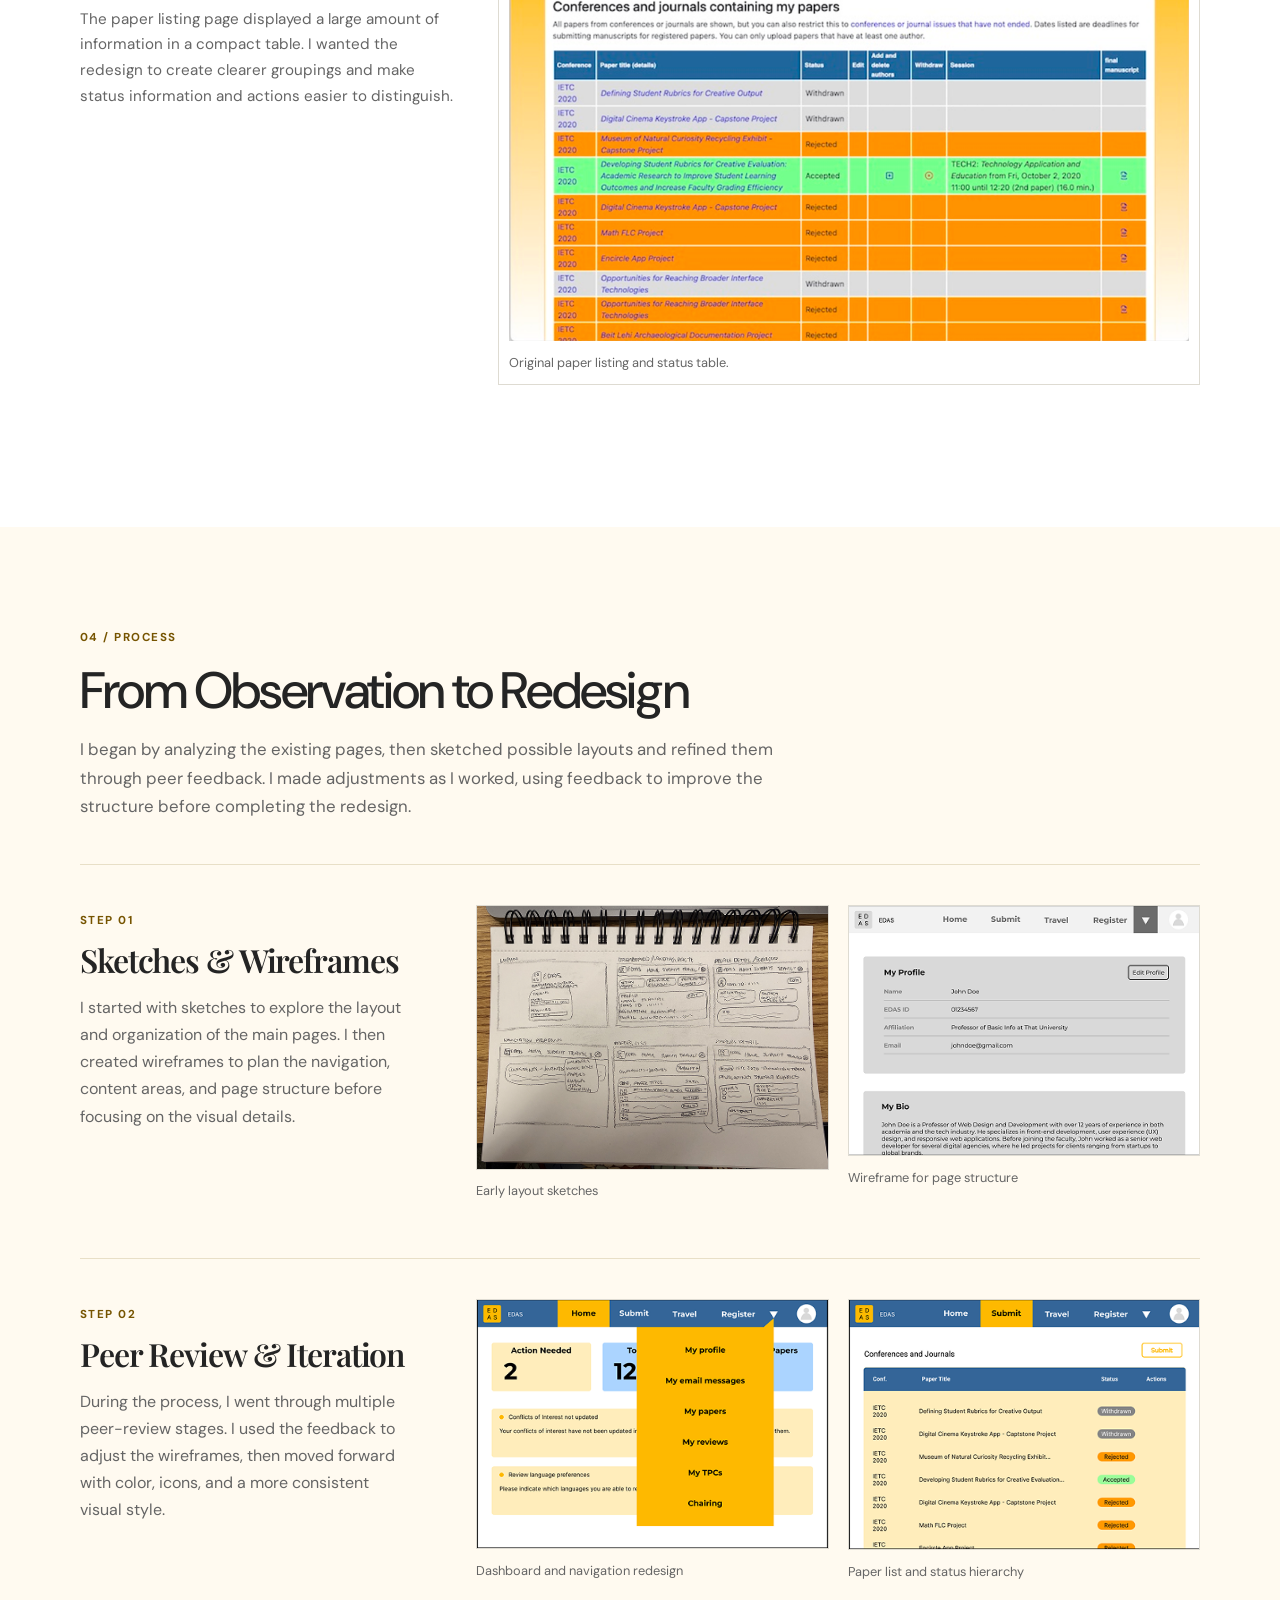
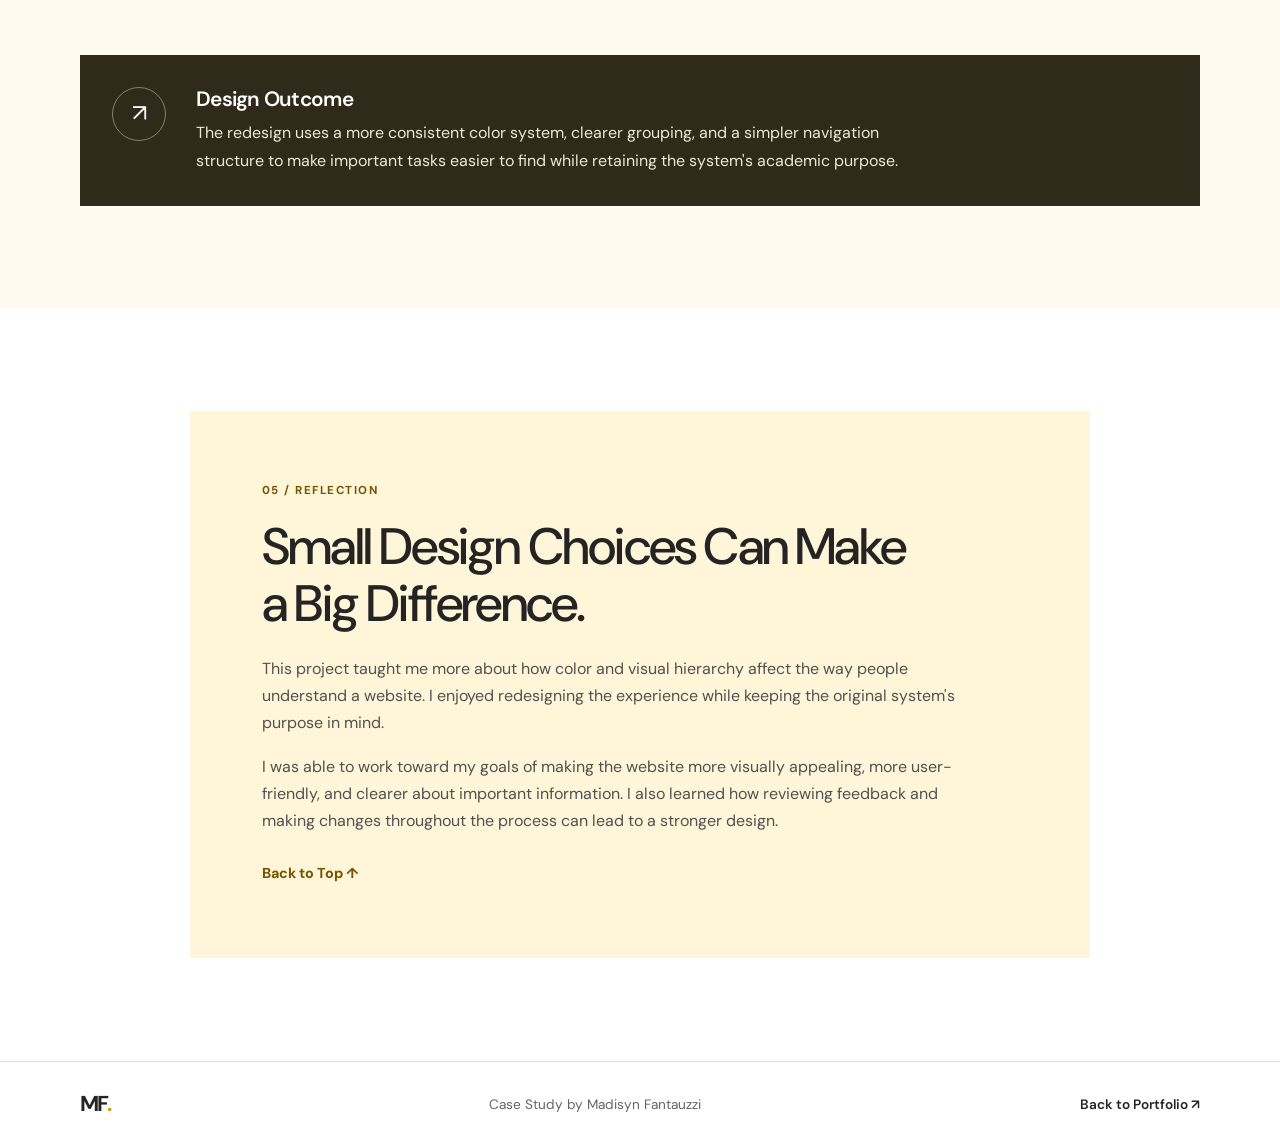
<file: case-study2/index.html>
<!DOCTYPE html>
<html lang="en">
<head>
    <meta charset="UTF-8">
    <meta name="viewport" content="width=device-width, initial-scale=1.0">

    <meta name="description" content="A usability and visual aesthetics redesign case study for EDAS by Madisyn Fantauzzi.">

    <title>EDAS Redesign | Portfolio Case Study</title>

    <link rel="preconnect" href="https://fonts.googleapis.com">
    <link rel="preconnect" href="https://fonts.gstatic.com" crossorigin>

    <link href="https://fonts.googleapis.com/css2?family=DM+Sans:wght@400;500;600;700&family=Playfair+Display:wght@500;600&display=swap" rel="stylesheet">

    <link rel="stylesheet" href="case-study.css">
</head>

<body>

    <!-- HEADER -->
    <header class="site-header">
        <a class="wordmark" href="../index.html" aria-label="Return to portfolio home">
            MF<span>.</span>
        </a>

        <a class="back-link" href="../index.html">
            ← Back to portfolio
        </a>
    </header>


    <main>

        <!-- HERO / TITLE -->
        <section class="hero section-wrap" id="top">

            <div class="hero-copy">

                <p class="eyebrow">UX Research · UI Redesign · Usability</p>

                <h1>
                    EDAS Redesign<span>.</span>
                </h1>

                <p class="hero-lede">
                    Making an academic conference management system easier
                    to navigate, understand, and use.
                </p>

                <div class="hero-meta">

                    <div>
                        <span>Project</span>
                        <strong>Usability & Visual Aesthetics</strong>
                    </div>

                    <div>
                        <span>Role</span>
                        <strong>Research, Wireframes & Redesign</strong>
                    </div>

                    <div>
                        <span>Focus</span>
                        <strong>Navigation, Hierarchy & Clarity</strong>
                    </div>

                </div>

                <a class="button button-dark" href="#process">
                    Explore the Process <span aria-hidden="true">↓</span>
                </a>

            </div>


            <!-- DECORATIVE EDAS GRAPHIC -->
            <div class="hero-art">

                <div class="edas-card" role="img" aria-label="Stylized yellow EDAS logo card">
                    <span>ED</span>
                    <span>AS</span>
                    <i aria-hidden="true"></i>
                </div>

                <span class="hero-orbit orbit-one"></span>
                <span class="hero-orbit orbit-two"></span>

            </div>

        </section>



        <!-- OVERVIEW -->
        <section class="intro-band" id="overview">

            <div class="section-wrap intro-grid">

                <p class="eyebrow">The Overview</p>

                <div>

                    <h2>
                        A more usable experience for academic submissions.
                    </h2>

                    <p>
                        EDAS is a conference management system used to organize
                        academic paper submissions, peer reviews, registrations,
                        and final manuscript uploads. While the purpose of the
                        system is valuable, its website felt outdated and
                        difficult to use.
                    </p>

                    <p>
                        This redesign focused on improving the visual appearance
                        and usability while preserving the important tools and
                        information that users rely on.
                    </p>

                </div>

            </div>

        </section>



        <!-- GOALS -->
        <section class="section-wrap content-section" id="goals">

            <div class="section-heading">

                <p class="eyebrow">01 / Goals</p>

                <h2>What I wanted to improve</h2>

            </div>


            <div class="goal-grid">

                <article class="goal-card">

                    <span class="goal-number">01</span>

                    <h3>Improve Visual Appeal</h3>

                    <p>
                        Use a more consistent color palette, spacing,
                        and visual hierarchy.
                    </p>

                </article>


                <article class="goal-card">

                    <span class="goal-number">02</span>

                    <h3>Make It Easier to Use</h3>

                    <p>
                        Help users understand where to go and what
                        actions are available.
                    </p>

                </article>


                <article class="goal-card">

                    <span class="goal-number">03</span>

                    <h3>Clarify Information</h3>

                    <p>
                        Present important content in a more organized
                        and readable way.
                    </p>

                </article>


                <article class="goal-card">

                    <span class="goal-number">04</span>

                    <h3>Simplify Navigation</h3>

                    <p>
                        Reduce confusion caused by crowded menus and
                        unclear pathways.
                    </p>

                </article>

            </div>

        </section>



        <!-- AUDIENCE -->
        <section class="section-wrap content-section audience-section" id="audience">

            <div class="section-heading">

                <p class="eyebrow">02 / Audience</p>

                <h2>Supporting Academic Professionals</h2>

            </div>


            <div class="audience-panel">

                <div class="audience-icon" aria-hidden="true">
                    ↗
                </div>

                <div>

                    <h3>Researchers, Reviewers, and Conference Organizers</h3>

                    <p>
                        The primary audience includes people who need to upload
                        academic papers, submit work for peer review, review
                        submissions, and manage conference-related tasks.
                        This can include academic researchers, scientists,
                        engineers, and other industry professionals.
                    </p>

                </div>

            </div>

        </section>



        <!-- RESEARCH -->
        <section class="section-wrap content-section" id="research">

            <div class="section-heading">

                <p class="eyebrow">03 / Evaluation</p>

                <h2>Understanding the Existing Experience</h2>

                <p class="section-intro">
                    I reviewed the existing EDAS website and selected five
                    main pages that I believed were most useful to the user
                    journey. I looked for places where the interface felt
                    crowded, navigation was confusing, or information could
                    be easier to scan.
                </p>

            </div>



            <!-- ORIGINAL NAVIGATION -->
            <div class="research-highlight">

                <div class="research-highlight-copy">

                    <span class="small-label">Key Observation</span>

                    <h3>Important options were difficult to find.</h3>

                    <p>
                        The original navigation included many links and menu
                        options in a small space. This made it harder to tell
                        where to go next and increased the effort required
                        to find common tasks.
                    </p>

                </div>


                <figure class="screenshot-frame">

                    <img
                        src="images/edas-original-navigation.png"
                        alt="Original EDAS interface with the navigation menu open"
                        loading="lazy"
                    >

                    <figcaption>
                        Original navigation with multiple options competing
                        for attention.
                    </figcaption>

                </figure>

            </div>



            <!-- ORIGINAL TABLE -->
            <div class="research-highlight">

                <div class="research-highlight-copy">

                    <span class="small-label">Content Organization</span>

                    <h3>Dense tables made information harder to scan.</h3>

                    <p>
                        The paper listing page displayed a large amount of
                        information in a compact table. I wanted the redesign
                        to create clearer groupings and make status information
                        and actions easier to distinguish.
                    </p>

                </div>


                <figure class="screenshot-frame">

                    <img
                        src="images/edas-original-table.png"
                        alt="Original EDAS conference and journal paper listing table"
                        loading="lazy"
                    >

                    <figcaption>
                        Original paper listing and status table.
                    </figcaption>

                </figure>

            </div>

        </section>



        <!-- PROCESS -->
        <section class="process-section" id="process">

            <div class="section-wrap content-section">

                <div class="section-heading">

                    <p class="eyebrow">04 / Process</p>

                    <h2>From Observation to Redesign</h2>

                    <p class="section-intro">
                        I began by analyzing the existing pages, then sketched
                        possible layouts and refined them through peer feedback.
                        I made adjustments as I worked, using feedback to improve
                        the structure before completing the redesign.
                    </p>

                </div>



                <!-- SKETCHES AND WIREFRAMES -->
                <div class="process-step">

                    <div class="step-copy">

                        <span class="step-tag">Step 01</span>

                        <h3>Sketches & Wireframes</h3>

                        <p>
                            I started with sketches to explore the layout and
                            organization of the main pages. I then created
                            wireframes to plan the navigation, content areas,
                            and page structure before focusing on the visual
                            details.
                        </p>

                    </div>


                    <div class="process-gallery">

                        <figure>

                            <img
                                src="images/edas-sketches.png"
                                alt="Notebook sketches exploring EDAS page layouts"
                                loading="lazy"
                            >

                            <figcaption>
                                Early layout sketches
                            </figcaption>

                        </figure>


                        <figure>

                            <img
                                src="images/edas-wireframe.png"
                                alt="EDAS profile page wireframe"
                                loading="lazy"
                            >

                            <figcaption>
                                Wireframe for page structure
                            </figcaption>

                        </figure>

                    </div>

                </div>



                <!-- REDESIGN -->
                <div class="process-step">

                    <div class="step-copy">

                        <span class="step-tag">Step 02</span>

                        <h3>Peer Review & Iteration</h3>

                        <p>
                            During the process, I went through multiple
                            peer-review stages. I used the feedback to adjust
                            the wireframes, then moved forward with color,
                            icons, and a more consistent visual style.
                        </p>

                    </div>


                    <div class="process-gallery">

                        <figure>

                            <img
                                src="images/edas-redesign-dashboard.png"
                                alt="Redesigned EDAS dashboard with a simplified navigation menu"
                                loading="lazy"
                            >

                            <figcaption>
                                Dashboard and navigation redesign
                            </figcaption>

                        </figure>


                        <figure>

                            <img
                                src="images/edas-redesign-papers.png"
                                alt="Redesigned EDAS paper listing page with clearer table styling"
                                loading="lazy"
                            >

                            <figcaption>
                                Paper list and status hierarchy
                            </figcaption>

                        </figure>

                    </div>

                </div>



                <!-- OUTCOME -->
                <div class="result-note">

                    <span class="result-mark" aria-hidden="true">
                        ↗
                    </span>

                    <div>

                        <h3>Design Outcome</h3>

                        <p>
                            The redesign uses a more consistent color system,
                            clearer grouping, and a simpler navigation structure
                            to make important tasks easier to find while
                            retaining the system's academic purpose.
                        </p>

                    </div>

                </div>

            </div>

        </section>



        <!-- REFLECTION -->
        <section class="section-wrap content-section" id="reflection">

            <div class="reflection-card">

                <p class="eyebrow">05 / Reflection</p>

                <h2>Small Design Choices Can Make a Big Difference.</h2>

                <p>
                    This project taught me more about how color and visual
                    hierarchy affect the way people understand a website.
                    I enjoyed redesigning the experience while keeping the
                    original system's purpose in mind.
                </p>

                <p>
                    I was able to work toward my goals of making the website
                    more visually appealing, more user-friendly, and clearer
                    about important information. I also learned how reviewing
                    feedback and making changes throughout the process can
                    lead to a stronger design.
                </p>

                <a class="text-link" href="#top">
                    Back to Top ↑
                </a>

            </div>

        </section>

    </main>



    <!-- FOOTER -->
    <footer class="site-footer">

        <div class="section-wrap footer-inner">

            <a class="wordmark footer-mark" href="../index.html">
                MF<span>.</span>
            </a>

            <p>
                Case Study by Madisyn Fantauzzi
            </p>

            <a href="../index.html">
                Back to Portfolio ↗
            </a>

        </div>

    </footer>

</body>
</html>
</file>
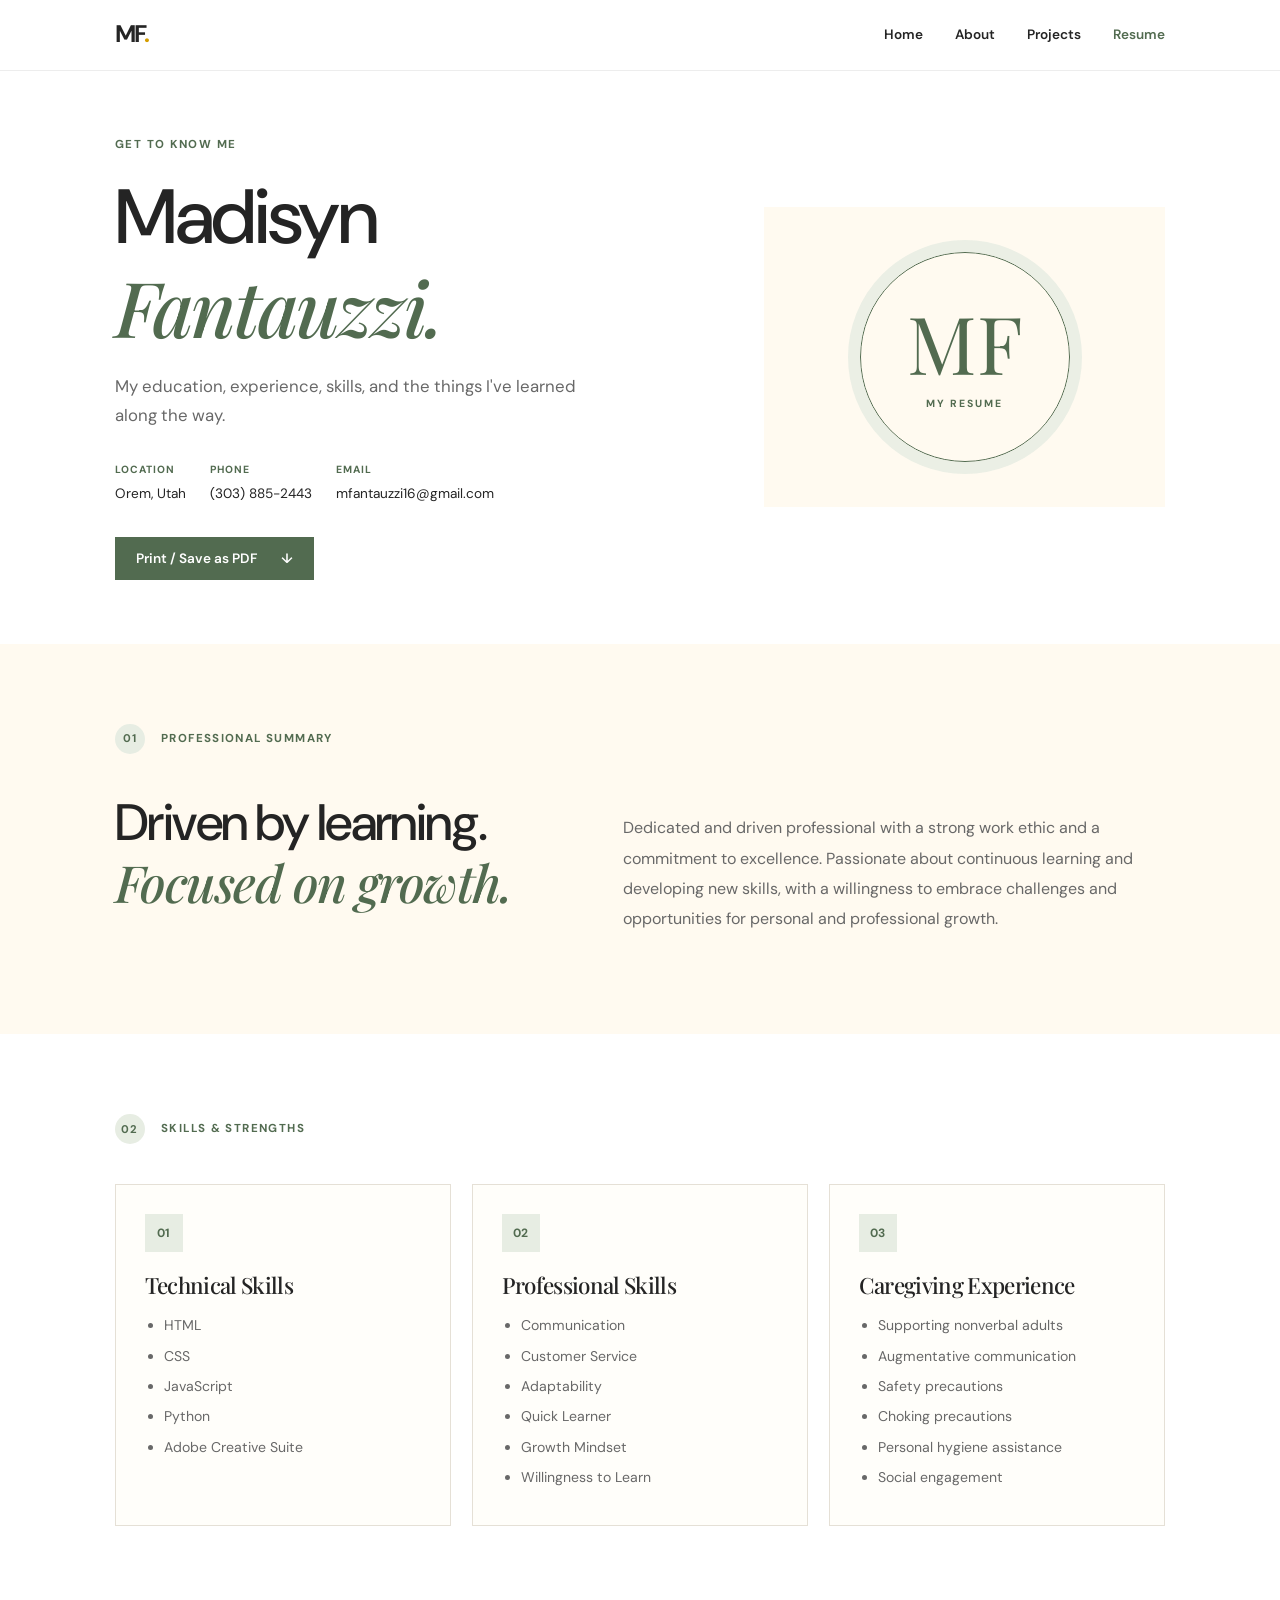
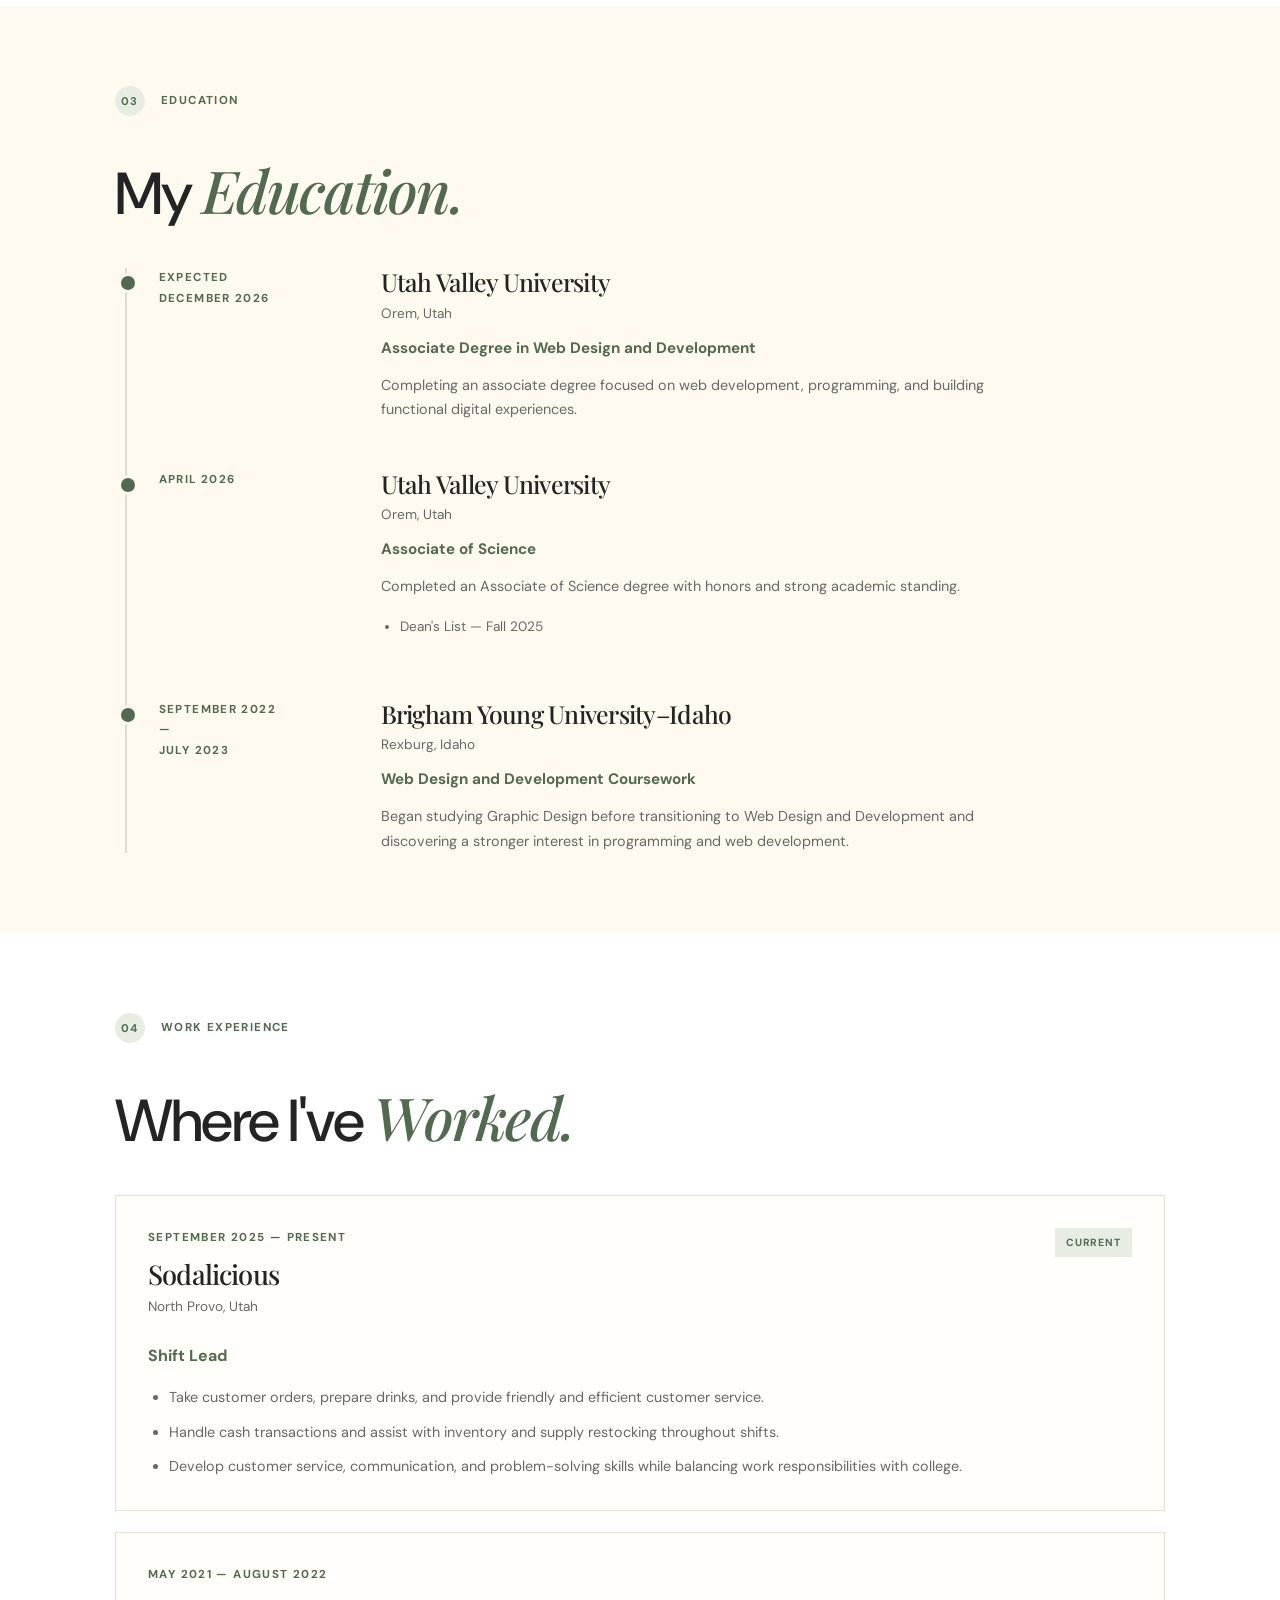
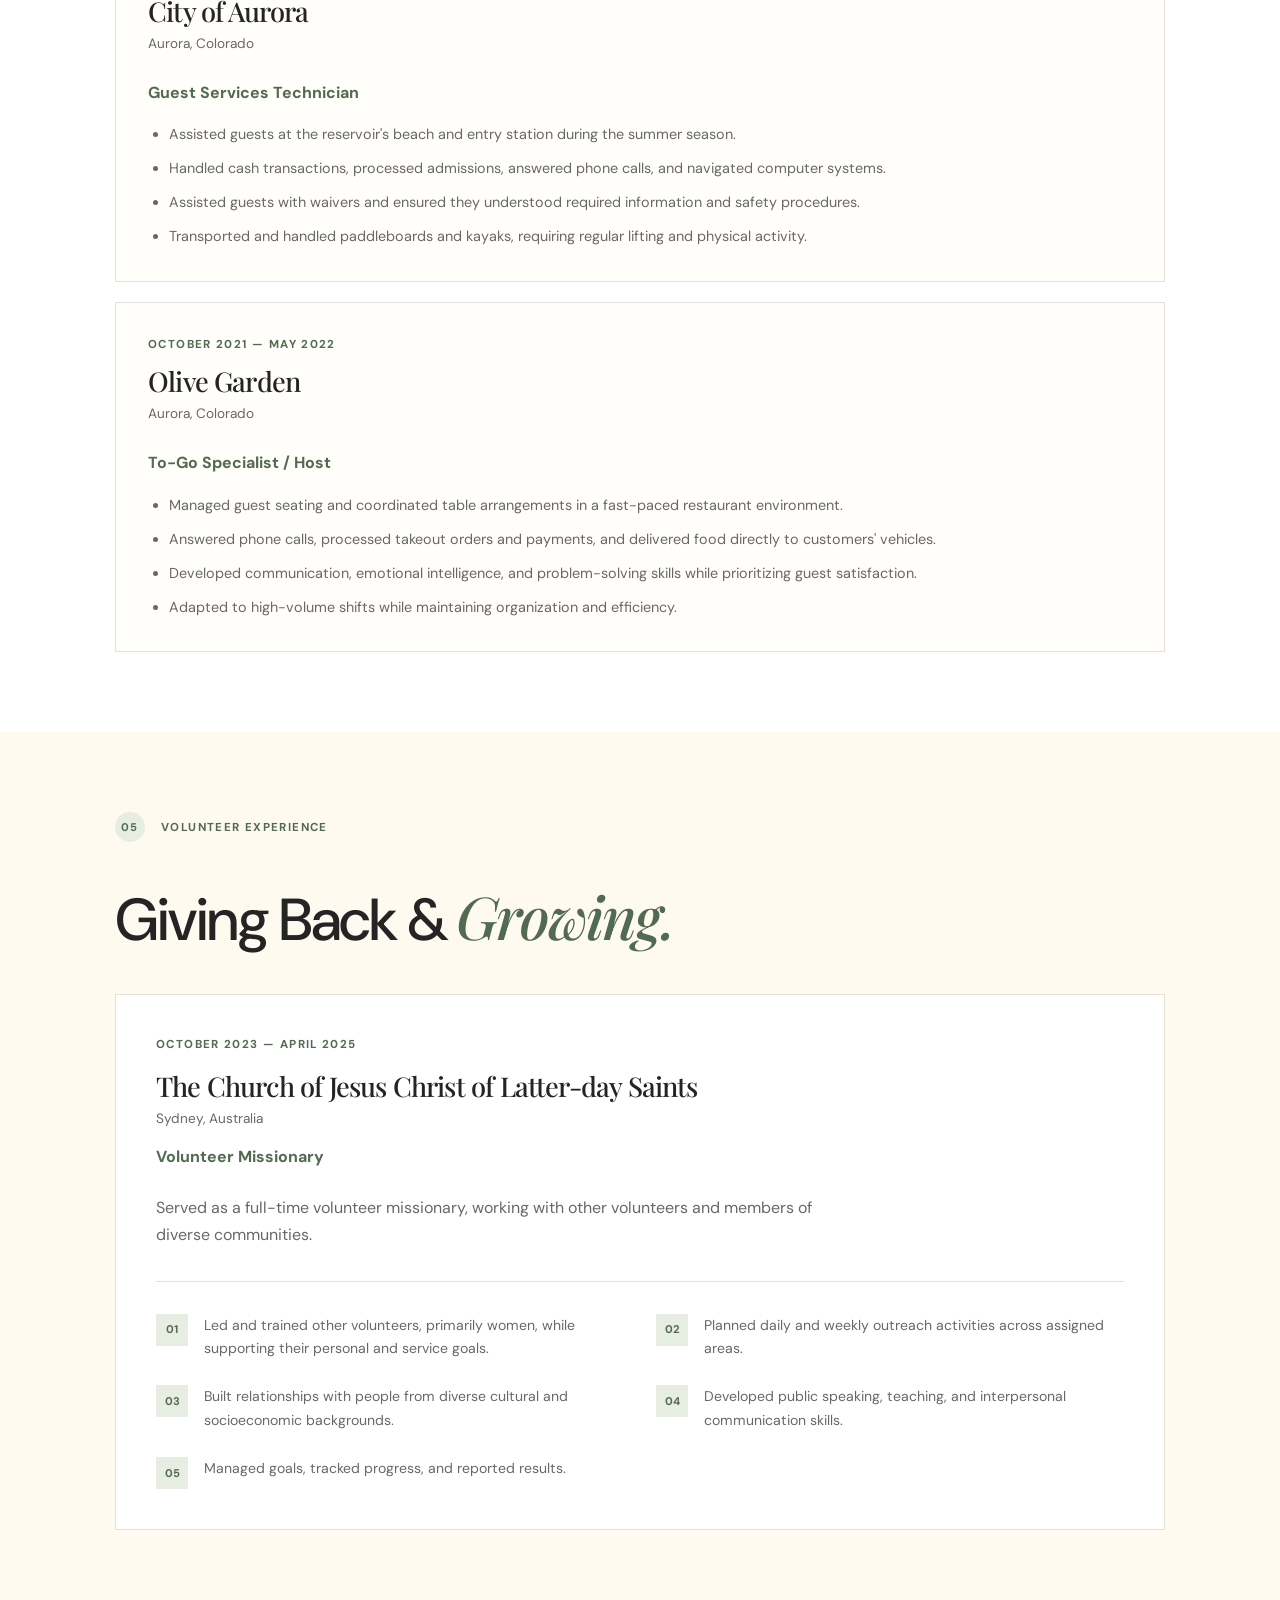
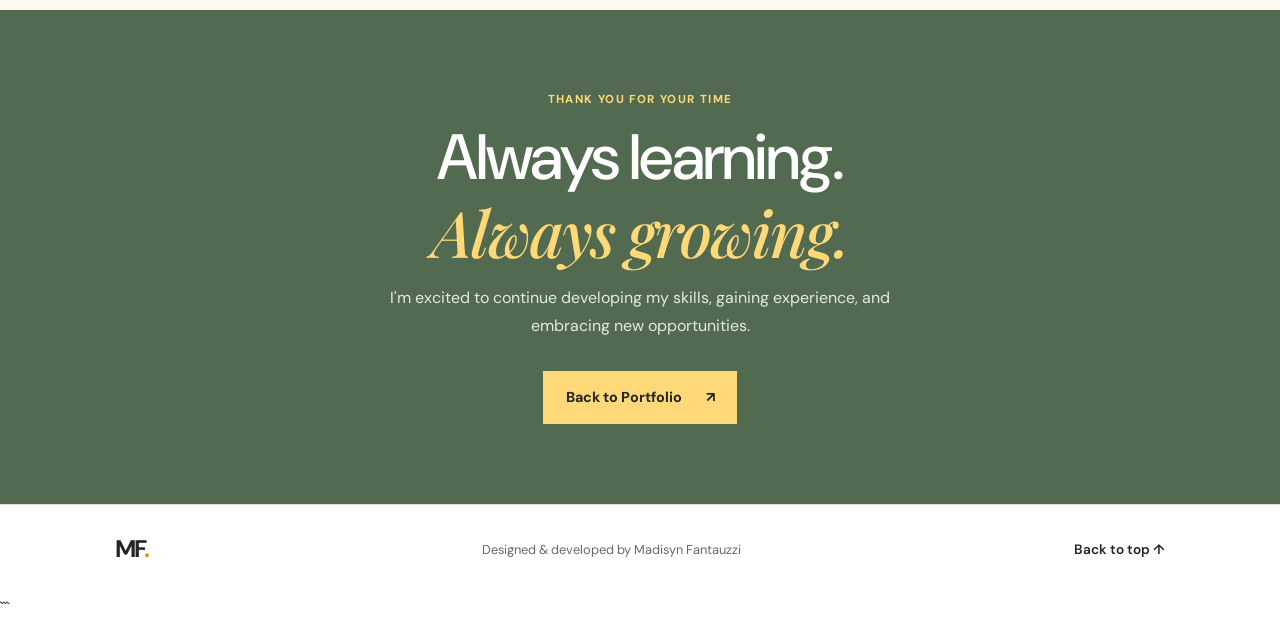
<file: resume/index.html>
<!DOCTYPE html>
<html lang="en">

<head>
    <meta charset="UTF-8">
    <meta name="viewport" content="width=device-width, initial-scale=1.0">

    <meta name="description" content="Madisyn Fantauzzi's resume, including education, technical skills, work experience, and volunteer experience.">

    <title>Resume | Madisyn Fantauzzi</title>

    <!-- Google Fonts -->
    <link rel="preconnect" href="https://fonts.googleapis.com">
    <link rel="preconnect" href="https://fonts.gstatic.com" crossorigin>

    <link href="https://fonts.googleapis.com/css2?family=DM+Sans:wght@400;500;600;700&family=Playfair+Display:wght@500;600;700&display=swap" rel="stylesheet">

    <!-- Stylesheet -->
    <link rel="stylesheet" href="../css/normalize.css">
    <link rel="stylesheet" href="resume.css">

</head>

<body>

    <!-- HEADER -->
    <header class="site-header">

        <a href="../index.html" class="logo">MF<span>.</span></a>

        <nav>
            <a href="../index.html">Home</a>
            <a href="../index.html#about">About</a>
            <a href="../index.html#projects">Projects</a>
            <a href="index.html" class="active">Resume</a>
        </nav>

    </header>


    <main>

        <!-- RESUME INTRODUCTION -->
        <section class="resume-hero">

            <div class="hero-content">

                <p class="eyebrow">GET TO KNOW ME</p>

                <h1>Madisyn <span>Fantauzzi.</span></h1>

                <p class="hero-description">
                    My education, experience, skills, and the things
                    I've learned along the way.
                </p>

                <div class="contact-info">

                    <a href="https://www.google.com/maps/search/?api=1&query=Orem+UT">
                        <span>LOCATION</span>
                        Orem, Utah
                    </a>

                    <a href="tel:3038852443">
                        <span>PHONE</span>
                        (303) 885-2443
                    </a>

                    <a href="mailto:mfantauzzi16@gmail.com">
                        <span>EMAIL</span>
                        mfantauzzi16@gmail.com
                    </a>

                </div>

                <button class="print-button" onclick="window.print()">
                    Print / Save as PDF <span>↓</span>
                </button>

            </div>

            <div class="hero-decoration">

                <div class="decoration-circle">
                    <span>MF</span>
                    <small>MY RESUME</small>
                </div>

            </div>

        </section>



        <!-- PROFESSIONAL SUMMARY -->
        <section class="summary-section">

            <div class="section-label">
                <span>01</span>
                <p>PROFESSIONAL SUMMARY</p>
            </div>

            <div class="summary-content">

                <h2>
                    Driven by learning.
                    <span>Focused on growth.</span>
                </h2>

                <p>
                    Dedicated and driven professional with a strong work
                    ethic and a commitment to excellence. Passionate about
                    continuous learning and developing new skills, with a
                    willingness to embrace challenges and opportunities
                    for personal and professional growth.
                </p>

            </div>

        </section>



        <!-- SKILLS -->
        <section class="skills-section">

            <div class="section-label">
                <span>02</span>
                <p>SKILLS & STRENGTHS</p>
            </div>


            <div class="skills-grid">

                <div class="skill-card">

                    <div class="skill-icon">01</div>

                    <h3>Technical Skills</h3>

                    <ul>
                        <li>HTML</li>
                        <li>CSS</li>
                        <li>JavaScript</li>
                        <li>Python</li>
                        <li>Adobe Creative Suite</li>
                    </ul>

                </div>


                <div class="skill-card">

                    <div class="skill-icon">02</div>

                    <h3>Professional Skills</h3>

                    <ul>
                        <li>Communication</li>
                        <li>Customer Service</li>
                        <li>Adaptability</li>
                        <li>Quick Learner</li>
                        <li>Growth Mindset</li>
                        <li>Willingness to Learn</li>
                    </ul>

                </div>


                <div class="skill-card">

                    <div class="skill-icon">03</div>

                    <h3>Caregiving Experience</h3>

                    <ul>
                        <li>Supporting nonverbal adults</li>
                        <li>Augmentative communication</li>
                        <li>Safety precautions</li>
                        <li>Choking precautions</li>
                        <li>Personal hygiene assistance</li>
                        <li>Social engagement</li>
                    </ul>

                </div>

            </div>

        </section>



        <!-- EDUCATION -->
        <section class="education-section">

            <div class="section-label">
                <span>03</span>
                <p>EDUCATION</p>
            </div>

            <h2 class="section-heading">
                My <span>Education.</span>
            </h2>


            <div class="timeline">


                <!-- EDUCATION ONE -->
                <article class="timeline-item">

                    <div class="timeline-date">
                        <span>EXPECTED</span>
                        DECEMBER 2026
                    </div>

                    <div class="timeline-content">

                        <h3>Utah Valley University</h3>

                        <p class="location">Orem, Utah</p>

                        <p class="degree">
                            Associate Degree in Web Design and Development
                        </p>

                        <p>
                            Completing an associate degree focused on
                            web development, programming, and building
                            functional digital experiences.
                        </p>

                    </div>

                </article>



                <!-- EDUCATION TWO -->
                <article class="timeline-item">

                    <div class="timeline-date">
                        APRIL 2026
                    </div>

                    <div class="timeline-content">

                        <h3>Utah Valley University</h3>

                        <p class="location">Orem, Utah</p>

                        <p class="degree">
                            Associate of Science
                        </p>

                        <p>
                            Completed an Associate of Science degree
                            with honors and strong academic standing.
                        </p>

                        <ul class="achievement-list">
                            <li>Dean's List — Fall 2025</li>
                        </ul>

                    </div>

                </article>



                <!-- EDUCATION THREE -->
                <article class="timeline-item">

                    <div class="timeline-date">
                        SEPTEMBER 2022 <span>—</span> JULY 2023
                    </div>

                    <div class="timeline-content">

                        <h3>Brigham Young University–Idaho</h3>

                        <p class="location">Rexburg, Idaho</p>

                        <p class="degree">
                            Web Design and Development Coursework
                        </p>

                        <p>
                            Began studying Graphic Design before
                            transitioning to Web Design and Development
                            and discovering a stronger interest in
                            programming and web development.
                        </p>

                    </div>

                </article>

            </div>

        </section>



        <!-- WORK EXPERIENCE -->
        <section class="experience-section">

            <div class="section-label">
                <span>04</span>
                <p>WORK EXPERIENCE</p>
            </div>

            <h2 class="section-heading">
                Where I've <span>Worked.</span>
            </h2>


            <div class="experience-list">


                <!-- SODALICIOUS -->
                <article class="experience-card">

                    <div class="experience-top">

                        <div>
                            <p class="experience-date">
                                SEPTEMBER 2025 — PRESENT
                            </p>

                            <h3>Sodalicious</h3>

                            <p class="location">North Provo, Utah</p>
                        </div>

                        <span class="job-type">CURRENT</span>

                    </div>

                    <p class="job-title">Shift Lead</p>

                    <ul>
                        <li>
                            Take customer orders, prepare drinks, and
                            provide friendly and efficient customer service.
                        </li>

                        <li>
                            Handle cash transactions and assist with
                            inventory and supply restocking throughout shifts.
                        </li>

                        <li>
                            Develop customer service, communication,
                            and problem-solving skills while balancing
                            work responsibilities with college.
                        </li>
                    </ul>

                </article>



                <!-- CITY OF AURORA -->
                <article class="experience-card">

                    <div class="experience-top">

                        <div>
                            <p class="experience-date">
                                MAY 2021 — AUGUST 2022
                            </p>

                            <h3>City of Aurora</h3>

                            <p class="location">Aurora, Colorado</p>
                        </div>

                    </div>

                    <p class="job-title">Guest Services Technician</p>

                    <ul>
                        <li>
                            Assisted guests at the reservoir's beach
                            and entry station during the summer season.
                        </li>

                        <li>
                            Handled cash transactions, processed
                            admissions, answered phone calls, and
                            navigated computer systems.
                        </li>

                        <li>
                            Assisted guests with waivers and ensured
                            they understood required information and
                            safety procedures.
                        </li>

                        <li>
                            Transported and handled paddleboards and
                            kayaks, requiring regular lifting and
                            physical activity.
                        </li>
                    </ul>

                </article>



                <!-- OLIVE GARDEN -->
                <article class="experience-card">

                    <div class="experience-top">

                        <div>
                            <p class="experience-date">
                                OCTOBER 2021 — MAY 2022
                            </p>

                            <h3>Olive Garden</h3>

                            <p class="location">Aurora, Colorado</p>
                        </div>

                    </div>

                    <p class="job-title">To-Go Specialist / Host</p>

                    <ul>
                        <li>
                            Managed guest seating and coordinated
                            table arrangements in a fast-paced
                            restaurant environment.
                        </li>

                        <li>
                            Answered phone calls, processed takeout
                            orders and payments, and delivered food
                            directly to customers' vehicles.
                        </li>

                        <li>
                            Developed communication, emotional
                            intelligence, and problem-solving skills
                            while prioritizing guest satisfaction.
                        </li>

                        <li>
                            Adapted to high-volume shifts while
                            maintaining organization and efficiency.
                        </li>
                    </ul>

                </article>

            </div>

        </section>



        <!-- VOLUNTEER EXPERIENCE -->
        <section class="volunteer-section">

            <div class="section-label">
                <span>05</span>
                <p>VOLUNTEER EXPERIENCE</p>
            </div>

            <h2 class="section-heading">
                Giving Back & <span>Growing.</span>
            </h2>


            <article class="volunteer-card">

                <div class="volunteer-date">
                    OCTOBER 2023 — APRIL 2025
                </div>

                <h3>
                    The Church of Jesus Christ of Latter-day Saints
                </h3>

                <p class="location">
                    Sydney, Australia
                </p>

                <p class="job-title">Volunteer Missionary</p>

                <p class="volunteer-intro">
                    Served as a full-time volunteer missionary,
                    working with other volunteers and members
                    of diverse communities.
                </p>

                <div class="volunteer-responsibilities">

                    <div>
                        <span>01</span>
                        <p>
                            Led and trained other volunteers,
                            primarily women, while supporting
                            their personal and service goals.
                        </p>
                    </div>

                    <div>
                        <span>02</span>
                        <p>
                            Planned daily and weekly outreach
                            activities across assigned areas.
                        </p>
                    </div>

                    <div>
                        <span>03</span>
                        <p>
                            Built relationships with people from
                            diverse cultural and socioeconomic
                            backgrounds.
                        </p>
                    </div>

                    <div>
                        <span>04</span>
                        <p>
                            Developed public speaking, teaching,
                            and interpersonal communication skills.
                        </p>
                    </div>

                    <div>
                        <span>05</span>
                        <p>
                            Managed goals, tracked progress,
                            and reported results.
                        </p>
                    </div>

                </div>

            </article>

        </section>



        <!-- CLOSING SECTION -->
        <section class="resume-closing">

            <p class="eyebrow">THANK YOU FOR YOUR TIME</p>

            <h2>
                Always learning.
                <span>Always growing.</span>
            </h2>

            <p>
                I'm excited to continue developing my skills,
                gaining experience, and embracing new opportunities.
            </p>

            <a href="../index.html" class="home-button">
                Back to Portfolio <span>↗</span>
            </a>

        </section>

    </main>



    <!-- FOOTER -->
    <footer class="site-footer">

        <div class="footer-inner">

            <a href="../index.html" class="logo">MF<span>.</span></a>

            <p>Designed & developed by Madisyn Fantauzzi</p>

            <a href="#">Back to top ↑</a>

        </div>

    </footer>


</body>
</html>
```
</file>
<file: css/portfolio.css>
/* =========================================
   PORTFOLIO HOMEPAGE
   Madisyn Fantauzzi
========================================= */

:root {
    --cream: #fffaf0;
    --white: #ffffff;
    --sage: #e7ede3;
    --sage-dark: #526b50;
    --yellow: #ffd978;
    --yellow-dark: #d59d00;
    --ink: #242424;
    --muted: #686868;
    --line: #e5e0d6;

    --sans: "DM Sans", sans-serif;
    --serif: "Playfair Display", Georgia, serif;

    --content: 1120px;
}


/* =========================================
   GLOBAL STYLES
========================================= */

* {
    box-sizing: border-box;
}

html {
    scroll-behavior: smooth;
    scroll-padding-top: 90px;
}

body {
    margin: 0;
    background: var(--white);
    color: var(--ink);
    font-family: var(--sans);
    font-size: 16px;
    line-height: 1.7;
}

img {
    display: block;
    max-width: 100%;
    height: auto;
}

a {
    color: inherit;
    text-decoration: none;
}

h1, h2, h3, p {
    margin-top: 0;
}

h1, h2, h3 {
    line-height: 1.12;
    letter-spacing: -0.035em;
}

.section-container {
    width: min(var(--content), calc(100% - 3rem));
    margin-inline: auto;
}

.eyebrow,
.section-label,
.project-number {
    font-size: .72rem;
    font-weight: 700;
    letter-spacing: .13em;
    text-transform: uppercase;
}


/* =========================================
   HEADER
========================================= */

.site-header {
    position: sticky;
    top: 0;
    z-index: 20;

    display: flex;
    justify-content: space-between;
    align-items: center;

    padding: .9rem max(1.5rem, calc((100vw - var(--content)) / 2));

    border-bottom: 1px solid rgba(36, 36, 36, .08);

    background: rgba(255, 255, 255, .94);
    backdrop-filter: blur(14px);
}

.logo {
    font-size: 1.5rem;
    font-weight: 700;
    letter-spacing: -.08em;
}

.logo span {
    color: var(--yellow-dark);
}

.site-header nav {
    display: flex;
    align-items: center;
    gap: 2rem;
}

.site-header nav a {
    font-size: .87rem;
    font-weight: 600;
    transition: color .2s;
}

.site-header nav a:hover {
    color: var(--sage-dark);
}


/* =========================================
   HERO
========================================= */

.hero {
    display: grid;
    grid-template-columns: 1.1fr .9fr;
    align-items: center;

    gap: 4rem;

    width: min(var(--content), calc(100% - 3rem));
    min-height: 650px;
    margin-inline: auto;

    padding-block: 5rem;
}

.hero-content .eyebrow {
    margin-bottom: 1.5rem;
    color: var(--sage-dark);
}

.hero h1 {
    margin-bottom: 1.4rem;
    font-size: clamp(3.5rem, 7vw, 6rem);
    font-weight: 500;
}

.hero h1 span {
    color: var(--sage-dark);
    font-family: var(--serif);
    font-style: italic;
}

.hero-description {
    max-width: 540px;
    margin-bottom: 2rem;

    color: var(--muted);
    font-size: 1.2rem;
    line-height: 1.7;
}

.hero-buttons {
    display: flex;
    flex-wrap: wrap;
    align-items: center;
    gap: 1.5rem;
}

.button {
    display: inline-flex;
    align-items: center;
    justify-content: center;
    gap: 1.5rem;

    padding: .9rem 1.25rem;

    font-size: .9rem;
    font-weight: 600;

    transition: transform .2s, background .2s;
}

.button:hover {
    transform: translateY(-3px);
}

.button-dark {
    background: var(--sage-dark);
    color: var(--white);
}

.button-dark:hover {
    background: #40563f;
}

.text-button {
    font-size: .9rem;
    font-weight: 600;
}

.text-button:hover {
    color: var(--sage-dark);
}

.hero-bottom {
    display: flex;
    justify-content: space-between;
    gap: 1rem;

    max-width: 420px;
    margin-top: 4rem;
    padding-top: 1rem;

    border-top: 1px solid var(--line);

    color: var(--muted);
    font-size: .8rem;
}


/* =========================================
   HERO IMAGE
========================================= */

.hero-image {
    position: relative;
    width: 100%;
    max-width: 410px;
    justify-self: end;
}

.hero-image img {
    position: relative;
    z-index: 2;

    width: 100%;
    aspect-ratio: 4 / 5;
    object-fit: cover;

    background: var(--sage);
}

.image-decoration {
    position: absolute;
    top: 25px;
    left: 25px;

    width: 100%;
    height: 100%;

    background: var(--yellow);
}

.image-caption {
    position: absolute;
    right: -20px;
    bottom: 25px;
    z-index: 3;

    display: flex;
    align-items: center;
    gap: .8rem;

    padding: .9rem 1.2rem;

    background: var(--white);
    box-shadow: 0 5px 25px rgba(0, 0, 0, .08);
}

.image-caption span {
    color: var(--sage-dark);
    font-size: .8rem;
    font-weight: 700;
}

.image-caption p {
    margin: 0;
    font-size: .85rem;
}


/* =========================================
   SECTION LABELS
========================================= */

.section-label {
    display: flex;
    align-items: center;
    gap: 1rem;

    margin-bottom: 2.5rem;
    color: var(--sage-dark);
}

.section-label span {
    display: grid;
    place-items: center;

    width: 30px;
    height: 30px;

    border-radius: 50%;
    background: var(--sage);

    font-size: .7rem;
}

.section-label p {
    margin: 0;
}


/* =========================================
   ABOUT
========================================= */

.about-section {
    padding-block: 6rem;
    background: var(--cream);
}

.about-grid {
    display: grid;
    grid-template-columns: .9fr 1.1fr;
    gap: 5rem;
}

.about-heading h2 {
    max-width: 400px;
    font-size: clamp(2.5rem, 5vw, 4rem);
    font-weight: 500;
}

.about-heading h2 span {
    display: block;
    color: var(--sage-dark);
    font-family: var(--serif);
    font-style: italic;
}

.about-content > p {
    color: #555;
}

.about-details {
    display: grid;
    grid-template-columns: 1fr 1fr;
    gap: 1.5rem;

    margin-top: 2rem;
    padding-top: 1.5rem;

    border-top: 1px solid var(--line);
}

.about-details div {
    display: flex;
    flex-direction: column;
    gap: .4rem;
}

.about-details span {
    color: var(--sage-dark);
    font-size: .7rem;
    font-weight: 700;
    letter-spacing: .1em;
}

.about-details strong {
    font-size: .9rem;
    font-weight: 600;
}


/* =========================================
   PROJECTS
========================================= */

.projects-section {
    padding-block: 6rem;
}

.projects-heading {
    display: flex;
    justify-content: space-between;
    align-items: end;
    gap: 2rem;

    margin-bottom: 3rem;
}

.projects-heading h2 {
    margin-bottom: .8rem;
    font-size: clamp(2.5rem, 5vw, 4rem);
    font-weight: 500;
}

.projects-heading h2 span {
    color: var(--sage-dark);
    font-family: var(--serif);
    font-style: italic;
}

.projects-heading p {
    max-width: 550px;
    margin-bottom: 0;
    color: var(--muted);
}

.project-count {
    flex-shrink: 0;
    color: var(--muted);
    font-size: .7rem;
    font-weight: 700;
    letter-spacing: .1em;
}


/* =========================================
   PROJECT CARDS
========================================= */

.project-card {
    display: grid;
    grid-template-columns: 1.1fr .9fr;
    align-items: center;
    gap: 4rem;

    padding-block: 3rem;

    border-top: 1px solid var(--line);
}

.project-reverse .project-visual {
    order: 2;
}

.project-reverse .project-info {
    order: 1;
}

.project-visual {
    position: relative;

    display: grid;
    place-items: center;

    min-width: 0;
    min-height: 350px;
    padding: 2rem;

    overflow: hidden;
}

.pierced-visual {
    background: #f4f2e4;
}

.edas-visual {
    background: #fff0c1;
}

.visual-caption {
    position: absolute;
    bottom: 1rem;
    left: 1.2rem;

    color: var(--muted);
    font-size: .65rem;
    font-weight: 700;
    letter-spacing: .12em;
}


/* =========================================
   PIERCED PROJECT PREVIEW
========================================= */

.pierced-preview {
    width: 100%;
    max-width: 390px;
    padding: 1.5rem;

    background: #fffdf8;
    box-shadow: 0 15px 35px rgba(0, 0, 0, .09);
}

.preview-brand {
    display: block;
    color: #ed527e;
    font-family: var(--serif);
    font-size: 2rem;
    text-align: center;
}

.preview-brand small {
    display: block;
    font-size: .85rem;
}

.preview-line {
    height: 1px;
    margin-block: 1rem;
    background: #e8e2d9;
}

.preview-content {
    display: grid;
    grid-template-columns: 1fr .8fr;
    align-items: center;
    gap: 1rem;
}

.preview-heading {
    display: block;
    font-family: var(--serif);
    font-size: 1rem;
}

.preview-description {
    display: block;
    margin-top: .6rem;
    color: var(--muted);
    font-size: .65rem;
}

.preview-button {
    width: 75px;
    height: 18px;
    margin-top: .8rem;
    background: var(--sage-dark);
}

.preview-circle {
    width: 100%;
    aspect-ratio: 1;
    border-radius: 50%;
    background: #e7e6d8;
}


/* =========================================
   EDAS PROJECT PREVIEW
========================================= */

.edas-preview {
    display: grid;
    grid-template-columns: 55px 1fr;
    gap: .8rem;

    width: 100%;
    max-width: 410px;
    padding: 1rem;

    background: #f5f5f3;
    box-shadow: 0 15px 35px rgba(0, 0, 0, .1);
}

.edas-preview-logo {
    display: grid;
    place-content: center;

    aspect-ratio: 1;
    align-self: start;

    background: #ffc928;
    color: #333;

    font-size: 1rem;
    font-weight: 600;
    line-height: 1;
}

.edas-preview-content {
    min-width: 0;
}

.edas-preview-nav {
    display: flex;
    flex-wrap: wrap;
    gap: .6rem;

    padding: .7rem;
    background: #ffc928;

    font-size: .55rem;
    font-weight: 700;
}

.edas-preview-box {
    margin-top: .8rem;
    padding: .7rem;

    background: white;
    font-size: .75rem;
    font-weight: 700;
}

.edas-table-row {
    height: 16px;
    margin-top: .45rem;
    background: #dbe9ee;
}

.edas-table-row:nth-child(even) {
    background: #ffe7a7;
}


/* =========================================
   PROJECT INFORMATION
========================================= */

.project-number {
    margin-bottom: 1rem;
    color: var(--sage-dark);
}

.project-info h3 {
    margin-bottom: 1rem;
    font-family: var(--serif);
    font-size: clamp(2rem, 4vw, 2.8rem);
    font-weight: 500;
}

.project-info > p {
    color: var(--muted);
    font-size: .95rem;
    line-height: 1.8;
}

.project-tags {
    display: flex;
    flex-wrap: wrap;
    gap: .5rem;

    margin-block: 1.5rem;
}

.project-tags span {
    padding: .4rem .7rem;

    border: 1px solid var(--line);
    border-radius: 2px;

    color: #555;
    font-size: .72rem;
}

.project-link {
    display: inline-flex;
    align-items: center;
    gap: 1rem;

    padding-bottom: .4rem;

    border-bottom: 1px solid var(--sage-dark);

    color: var(--sage-dark);
    font-size: .9rem;
    font-weight: 700;
}

.project-link span {
    transition: transform .2s;
}

.project-link:hover span {
    transform: translate(3px, -3px);
}


/* =========================================
   CONTACT SECTION
========================================= */

.contact-section {
    padding-block: 5rem;
    background: var(--sage-dark);
    color: var(--white);
}

.contact-inner {
    display: flex;
    justify-content: space-between;
    align-items: center;
    gap: 3rem;
}

.contact-inner .eyebrow {
    color: var(--yellow);
}

.contact-inner h2 {
    margin-bottom: 1rem;
    font-size: clamp(2.5rem, 5vw, 4rem);
    font-weight: 500;
}

.contact-inner h2 span {
    color: var(--yellow);
    font-family: var(--serif);
    font-style: italic;
}

.contact-inner p:last-child {
    margin-bottom: 0;
    color: #e4e9e1;
}

.button-light {
    flex-shrink: 0;
    background: var(--yellow);
    color: var(--ink);
}

.button-light:hover {
    background: #f5c65a;
}


/* =========================================
   FOOTER
========================================= */

.site-footer {
    border-top: 1px solid var(--line);
}

.footer-inner {
    display: flex;
    justify-content: space-between;
    align-items: center;
    gap: 1rem;

    padding-block: 1.5rem;
}

.footer-inner p {
    margin: 0;
    color: var(--muted);
    font-size: .8rem;
}

.footer-inner > a:last-child {
    font-size: .85rem;
    font-weight: 600;
}

.footer-inner > a:last-child:hover {
    color: var(--sage-dark);
}


/* =========================================
   TABLET
========================================= */

@media (max-width: 850px) {

    .hero {
        grid-template-columns: 1fr .8fr;
        gap: 2rem;
        min-height: 550px;
    }

    .hero h1 {
        font-size: clamp(3rem, 7vw, 4.5rem);
    }

    .about-grid {
        gap: 2.5rem;
    }

    .project-card {
        gap: 2rem;
    }

    .project-visual {
        min-height: 300px;
        padding: 1.2rem;
    }

}


/* =========================================
   MOBILE
========================================= */

@media (max-width: 600px) {

    body {
        font-size: 15px;
    }

    .section-container,
    .hero {
        width: calc(100% - 2rem);
    }

    .site-header {
        padding: .8rem 1rem;
    }

    .site-header nav {
        gap: 1rem;
    }

    .site-header nav a {
        font-size: .78rem;
    }

    .hero {
        grid-template-columns: 1fr;
        gap: 3rem;

        min-height: auto;
        padding-block: 3.5rem;
    }

    .hero-image {
        width: 85%;
        max-width: 340px;
        justify-self: center;
    }

    .hero h1 {
        font-size: clamp(3.3rem, 13vw, 4.5rem);
    }

    .hero-description {
        font-size: 1.05rem;
    }

    .hero-bottom {
        margin-top: 2.5rem;
    }

    .about-section,
    .projects-section {
        padding-block: 4rem;
    }

    .about-grid {
        grid-template-columns: 1fr;
        gap: 1.5rem;
    }

    .about-heading h2 {
        font-size: 2.8rem;
    }

    .about-details {
        grid-template-columns: 1fr;
    }

    .projects-heading {
        align-items: start;
        flex-direction: column;
        gap: 1rem;
    }

    .project-card {
        grid-template-columns: 1fr;
        gap: 1.8rem;
        padding-block: 2rem;
    }

    .project-reverse .project-visual,
    .project-reverse .project-info {
        order: initial;
    }

    .project-visual {
        min-height: 280px;
    }

    .contact-inner {
        align-items: start;
        flex-direction: column;
        gap: 2rem;
    }

    .footer-inner {
        flex-wrap: wrap;
    }

    .footer-inner p {
        order: 3;
        flex-basis: 100%;
    }

}


/* =========================================
   REDUCED MOTION
========================================= */

@media (prefers-reduced-motion: reduce) {

    html {
        scroll-behavior: auto;
    }

    *,
    *::before,
    *::after {
        transition-duration: .01ms !important;
    }

}
</file>
<file: case-study1/case-study.css>
/* =========================================
   PIERCED BY TAZ CASE STUDY
   Responsive Portfolio Stylesheet
========================================= */

:root {
  --green: #244d28;
  --green-dark: #183a1e;
  --cream: #f7f4e8;
  --cream-deep: #eee9d9;
  --ink: #20221f;
  --muted: #666b62;
  --line: #dedfd7;
  --white: #fff;

  --serif: "Playfair Display", Georgia, serif;
  --sans: "DM Sans", Arial, sans-serif;

  --content: 1120px;
}

/* =========================================
   RESET & GLOBAL STYLES
========================================= */

* {
  box-sizing: border-box;
}

html {
  scroll-behavior: smooth;
  scroll-padding-top: 90px;
}

body {
  margin: 0;
  color: var(--ink);
  background: var(--white);
  font-family: var(--sans);
  font-size: 16px;
  line-height: 1.7;
}

img {
  display: block;
  max-width: 100%;
  height: auto;
}

a {
  color: inherit;
}

p {
  margin: 0 0 1rem;
}

h1,
h2,
h3 {
  margin: 0;
  line-height: 1.12;
  letter-spacing: -0.035em;
}

h1 {
  font-size: clamp(3.4rem, 8vw, 6.7rem);
  font-weight: 600;
}

h2 {
  font-size: clamp(2rem, 4vw, 3.25rem);
  font-weight: 500;
}

h3 {
  font-size: 1.3rem;
  font-weight: 600;
}

figure {
  margin: 0;
}

figcaption {
  padding-top: 0.65rem;
  color: var(--muted);
  font-size: 0.78rem;
}

.section-wrap {
  width: min(var(--content), calc(100% - 3rem));
  margin-inline: auto;
}

.eyebrow,
.small-label,
.step-tag {
  color: var(--green);
  font-size: 0.72rem;
  font-weight: 700;
  letter-spacing: 0.13em;
  line-height: 1.4;
  text-transform: uppercase;
}

/* =========================================
   HEADER
========================================= */

.site-header {
  position: sticky;
  z-index: 20;
  top: 0;

  display: flex;
  align-items: center;
  justify-content: space-between;

  padding: 0.9rem max(1.5rem, calc((100vw - var(--content)) / 2));

  border-bottom: 1px solid rgba(32, 34, 31, 0.08);

  background: rgba(255, 255, 255, 0.92);
  backdrop-filter: blur(14px);
}

.wordmark {
  font-size: 1.35rem;
  font-weight: 700;
  letter-spacing: -0.08em;
  text-decoration: none;
}

.wordmark span,
h1 span {
  color: var(--green);
}

.back-link {
  font-size: 0.86rem;
  font-weight: 600;
  text-decoration: none;
}

.back-link:hover,
.text-link:hover,
.site-footer a:hover {
  color: var(--green);
}

/* =========================================
   HERO SECTION
========================================= */

.hero {
  display: grid;
  grid-template-columns: 1.1fr 0.9fr;
  align-items: center;

  gap: clamp(2rem, 6vw, 5.5rem);

  min-height: 640px;
  padding-block: 5rem 6rem;
}

.hero-copy > .eyebrow {
  margin-bottom: 1.4rem;
}

.hero h1 {
  margin-bottom: 1.3rem;
}

.hero-lede {
  max-width: 560px;

  color: #4d514a;

  font-size: clamp(1.15rem, 2vw, 1.45rem);
  line-height: 1.55;
}

.hero-meta {
  display: grid;
  grid-template-columns: repeat(3, 1fr);
  gap: 1rem;

  margin: 2.3rem 0;
  padding-top: 1.4rem;

  border-top: 1px solid var(--line);
}

.hero-meta div {
  display: grid;
  align-content: start;
  gap: 0.35rem;
}

.hero-meta span {
  color: var(--muted);
  font-size: 0.72rem;
  text-transform: uppercase;
  letter-spacing: 0.08em;
}

.hero-meta strong {
  font-size: 0.85rem;
  line-height: 1.45;
}

.button {
  display: inline-flex;
  align-items: center;
  gap: 1.4rem;

  padding: 0.85rem 1.15rem;

  border: 1px solid transparent;

  font-size: 0.9rem;
  font-weight: 600;
  text-decoration: none;

  transition: transform 0.2s, background 0.2s;
}

.button:hover {
  transform: translateY(-2px);
}

.button-dark {
  color: white;
  background: var(--green);
}

.button-dark:hover {
  background: var(--green-dark);
}

/* =========================================
   HERO BRAND GRAPHIC
========================================= */

.hero-art {
  position: relative;

  display: grid;
  place-items: center;

  min-height: 430px;
}

.brand-card {
  position: relative;
  z-index: 2;

  display: flex;
  flex-direction: column;
  align-items: center;
  justify-content: center;

  width: min(330px, 78%);
  aspect-ratio: 1;

  border-radius: 50%;

  background: var(--cream);

  box-shadow: 0 22px 70px rgba(48, 57, 35, 0.08);

  color: #ef4b77;
  text-align: center;
}

.brand-spark {
  font-size: 2.2rem;
  line-height: 1;
}

.brand-name {
  margin: 0.15rem 0 0;

  font-family: var(--serif);
  font-size: clamp(2.7rem, 5vw, 4rem);

  letter-spacing: -0.08em;
  line-height: 1;
}

.brand-script {
  margin: -0.1rem 0 0.8rem;

  font-family: var(--serif);
  font-size: 1.8rem;
  font-style: italic;
  line-height: 1;
}

.brand-caption {
  color: #6f625d;
  font-size: 0.65rem;
  letter-spacing: 0.09em;
  text-transform: uppercase;
}

.hero-orbit {
  position: absolute;

  display: block;

  width: 80%;
  aspect-ratio: 1;

  border: 1px solid #e5e3d7;
  border-radius: 50%;
}

.orbit-one {
  transform: rotate(25deg) scaleX(0.78);
}

.orbit-two {
  transform: rotate(-35deg) scaleX(0.78);
}

/* =========================================
   OVERVIEW
========================================= */

.intro-band {
  padding-block: clamp(3.5rem, 7vw, 6.5rem);
  background: var(--cream);
}

.intro-grid {
  display: grid;
  grid-template-columns: 0.55fr 1.45fr;
  gap: 3rem;
}

.intro-grid .eyebrow {
  padding-top: 0.55rem;
}

.intro-grid h2 {
  max-width: 780px;
  margin-bottom: 1.4rem;
}

.intro-grid p:not(.eyebrow) {
  max-width: 760px;
  color: #4e514a;
}

/* =========================================
   GENERAL CONTENT SECTIONS
========================================= */

.content-section {
  padding-block: clamp(4rem, 8vw, 7.5rem);
}

.section-heading {
  max-width: 800px;
  margin-bottom: 2.7rem;
}

.section-heading .eyebrow {
  margin-bottom: 1rem;
}

.section-heading h2 {
  margin-bottom: 1rem;
}

.section-intro {
  max-width: 700px;

  color: var(--muted);
  font-size: 1.05rem;
}

/* =========================================
   GOALS
========================================= */

.goal-grid {
  display: grid;
  grid-template-columns: repeat(4, 1fr);
  gap: 1rem;
}

.goal-card {
  min-height: 220px;
  padding: 1.5rem;

  border: 1px solid var(--line);

  background: #fff;
}

.goal-number {
  display: block;

  margin-bottom: 2.4rem;

  color: var(--green);
  font-size: 0.8rem;
  font-weight: 700;
}

.goal-card h3 {
  margin-bottom: 0.7rem;
  font-size: 1.08rem;
}

.goal-card p {
  margin: 0;

  color: var(--muted);
  font-size: 0.9rem;
  line-height: 1.6;
}

/* =========================================
   AUDIENCE
========================================= */

.audience-section {
  padding-top: 0;
}

.audience-panel {
  display: grid;
  grid-template-columns: 100px 1fr;
  align-items: center;
  gap: 2rem;

  padding: 2.2rem;

  background: var(--cream);
}

.audience-icon {
  display: grid;
  place-items: center;

  width: 90px;
  aspect-ratio: 1;

  border-radius: 50%;

  background: white;
  color: var(--green);

  font-size: 2.8rem;
}

.audience-panel h3 {
  margin-bottom: 0.7rem;
}

.audience-panel p {
  max-width: 800px;
  margin: 0;

  color: #55594f;
}

/* =========================================
   RESEARCH
========================================= */

.research-case {
  display: grid;
  grid-template-columns: 0.7fr 1.3fr;
  gap: 2.5rem;

  padding-block: 2.5rem;

  border-top: 1px solid var(--line);
}

.research-copy .small-label {
  display: block;
  margin-bottom: 0.7rem;
}

.research-copy h3 {
  margin-bottom: 1rem;

  font-family: var(--serif);
  font-size: 1.8rem;
}

.research-copy p {
  color: var(--muted);
  font-size: 0.95rem;
}

/* Responsive competitor screenshot galleries */

.image-pair {
  display: grid;
  grid-template-columns: repeat(2, minmax(0, 1fr));
  gap: 1rem;
  align-content: start;
}

.image-pair figure,
.wireframe-gallery figure,
.final-gallery figure {
  min-width: 0;
}

/*
  IMPORTANT:
  Images use their natural height.
  They resize to the column width without cropping.
*/

.image-pair img,
.image-pair.two-up img {
  display: block;

  width: 100%;
  height: auto;
  max-width: 100%;

  aspect-ratio: auto;
  object-fit: contain;
  object-position: top;

  border: 1px solid var(--line);
  background: #fff;
}

/* Make the third research screenshot span both columns. */

.image-pair figure:first-child:nth-last-child(3) {
  grid-column: 1 / -1;
}

.image-pair figure:first-child:nth-last-child(3) img {
  width: 100%;
  height: auto;
  max-height: none;

  object-fit: contain;
}

/* =========================================
   PROCESS SECTION
========================================= */

.process-section {
  background: #f8f8f5;
}

.process-section .content-section {
  padding-top: clamp(4rem, 8vw, 7.5rem);
}

.process-step {
  display: grid;
  grid-template-columns: 0.65fr 1.35fr;
  gap: 3rem;

  padding: 2.5rem 0 3.5rem;

  border-top: 1px solid #dcded5;
}

.step-copy {
  position: sticky;
  top: 110px;

  align-self: start;
}

.step-tag {
  display: inline-block;
  margin-bottom: 0.8rem;
}

.step-copy h3 {
  margin-bottom: 1rem;

  font-family: var(--serif);
  font-size: 2rem;
}

.step-copy p {
  max-width: 330px;
  color: var(--muted);
}

/* =========================================
   WIREFRAME GALLERY
========================================= */

.wireframe-gallery {
  display: grid;
  grid-template-columns: repeat(2, minmax(0, 1fr));
  gap: 1.2rem;
}

.wireframe-gallery img {
  display: block;

  width: 100%;
  height: auto;
  max-width: 100%;

  aspect-ratio: auto;
  object-fit: contain;
  object-position: top;

  border: 1px solid var(--line);
  background: #fff;
}

/* =========================================
   FINAL DESIGN GALLERY
========================================= */

.final-gallery {
  display: grid;
  grid-template-columns: repeat(2, minmax(0, 1fr));
  gap: 1.2rem;
}

.final-gallery img {
  display: block;

  width: 100%;
  height: auto;
  max-width: 100%;

  aspect-ratio: auto;
  object-fit: contain;
  object-position: top;

  border: 1px solid var(--line);
  background: #fff;
}

/* Homepage spans the full gallery width. */

.final-gallery .final-large {
  grid-column: 1 / -1;
}

.final-gallery .final-large img {
  width: 100%;
  height: auto;
  max-width: 100%;

  aspect-ratio: auto;
  object-fit: contain;
  object-position: top;
}

/* =========================================
   PROTOTYPE OUTCOME
========================================= */

.result-note {
  display: grid;
  grid-template-columns: 60px 1fr;
  gap: 1.5rem;
  align-items: start;

  margin-top: 1rem;
  padding: 2rem;

  background: var(--green);
  color: white;
}

.result-mark {
  display: grid;
  place-items: center;

  width: 54px;
  aspect-ratio: 1;

  border: 1px solid rgba(255, 255, 255, 0.4);
  border-radius: 50%;

  font-size: 1.5rem;
}

.result-note h3 {
  margin-bottom: 0.6rem;
}

.result-note p {
  max-width: 750px;
  margin: 0;

  color: #e4e9df;
}

/* =========================================
   REFLECTION
========================================= */

.reflection-card {
  max-width: 900px;
  margin-inline: auto;

  padding: clamp(2rem, 6vw, 4.5rem);

  background: var(--cream);
}

.reflection-card .eyebrow {
  margin-bottom: 1.2rem;
}

.reflection-card h2 {
  max-width: 650px;
  margin-bottom: 1.4rem;
}

.reflection-card p:not(.eyebrow) {
  max-width: 700px;
  color: #51564c;
}

.text-link {
  display: inline-block;

  margin-top: 0.7rem;

  color: var(--green);
  font-size: 0.9rem;
  font-weight: 700;

  text-decoration: none;
}

/* =========================================
   FOOTER
========================================= */

.site-footer {
  border-top: 1px solid var(--line);
}

.footer-inner {
  display: flex;
  align-items: center;
  justify-content: space-between;
  gap: 1rem;

  padding-block: 1.5rem;
}

.footer-inner p {
  margin: 0;

  color: var(--muted);
  font-size: 0.85rem;
}

.footer-inner > a:last-child {
  font-size: 0.85rem;
  font-weight: 600;
  text-decoration: none;
}

.footer-mark {
  flex: 0 0 auto;
}

/* =========================================
   TABLET RESPONSIVE STYLES
========================================= */

@media (max-width: 850px) {
  .hero {
    grid-template-columns: 1fr 0.75fr;
    gap: 1.5rem;

    min-height: auto;
    padding-block: 4rem;
  }

  .hero-art {
    min-height: 300px;
  }

  .hero-meta {
    grid-template-columns: 1fr;
    gap: 0.8rem;
  }

  .hero-meta div {
    grid-template-columns: 90px 1fr;
    align-items: baseline;
  }

  .goal-grid {
    grid-template-columns: repeat(2, 1fr);
  }

  .research-case,
  .process-step {
    grid-template-columns: 1fr;
    gap: 1.5rem;
  }

  .research-copy {
    max-width: 680px;
  }

  .step-copy {
    position: static;
  }

  .step-copy p {
    max-width: 680px;
  }
}

/* =========================================
   MOBILE RESPONSIVE STYLES
========================================= */

@media (max-width: 600px) {
  body {
    font-size: 15px;
  }

  .section-wrap {
    width: calc(100% - 2rem);
    max-width: var(--content);
  }

  .site-header {
    padding-inline: 1rem;
  }

  /* Hero */

  .hero {
    grid-template-columns: 1fr;
    padding-block: 3.5rem;
  }

  .hero-art {
    grid-row: 1;
    min-height: 300px;
  }

  .brand-card {
    width: min(260px, 75%);
  }

  .hero-meta {
    grid-template-columns: 1fr;
  }

  .hero-meta div {
    grid-template-columns: 82px 1fr;
  }

  /* Overview */

  .intro-grid {
    grid-template-columns: 1fr;
    gap: 1rem;
  }

  /* Goals */

  .goal-grid {
    grid-template-columns: 1fr;
  }

  .goal-card {
    min-height: 0;
  }

  .goal-number {
    margin-bottom: 1.2rem;
  }

  /* Audience */

  .audience-panel {
    grid-template-columns: 1fr;
    gap: 1.2rem;

    padding: 1.5rem;
  }

  .audience-icon {
    width: 68px;
    font-size: 2rem;
  }

  /* All galleries become single-column layouts. */

  .image-pair,
  .wireframe-gallery,
  .final-gallery {
    grid-template-columns: minmax(0, 1fr);
  }

  .image-pair figure:first-child:nth-last-child(3),
  .final-gallery .final-large {
    grid-column: auto;
  }

  /*
    Images retain their original proportions on mobile.
    No fixed heights, forced aspect ratios, or cropping.
  */

  .image-pair img,
  .image-pair.two-up img,
  .wireframe-gallery img,
  .final-gallery img,
  .final-gallery .final-large img {
    display: block;

    width: 100%;
    height: auto;
    max-width: 100%;

    aspect-ratio: auto;
    object-fit: contain;
    object-position: top;
  }

  /* Prototype outcome */

  .result-note {
    grid-template-columns: 1fr;
    padding: 1.5rem;
  }

  /* Footer */

  .footer-inner {
    flex-wrap: wrap;
  }

  .footer-inner p {
    order: 3;
    flex-basis: 100%;
  }
}

/* =========================================
   REDUCED MOTION ACCESSIBILITY
========================================= */

@media (prefers-reduced-motion: reduce) {
  html {
    scroll-behavior: auto;
  }

  *,
  *::before,
  *::after {
    transition-duration: 0.01ms !important;
    animation-duration: 0.01ms !important;
  }
}
</file>
<file: case-study2/case-study.css>
/* =========================================
   EDAS REDESIGN CASE STUDY
   Responsive Portfolio Stylesheet
========================================= */

:root {
    --yellow: #ffd978;
    --yellow-bright: #ffbd00;
    --yellow-pale: #fff5d8;
    --ink: #242424;
    --muted: #656565;
    --line: #dedbd2;
    --white: #ffffff;
    --cream: #fffaf0;

    --serif: "Playfair Display", Georgia, serif;
    --sans: "DM Sans", Arial, sans-serif;

    --content: 1120px;
}


/* =========================================
   RESET AND GLOBAL STYLES
========================================= */

* {
    box-sizing: border-box;
}

html {
    scroll-behavior: smooth;
    scroll-padding-top: 90px;
}

body {
    margin: 0;
    color: var(--ink);
    background: var(--white);
    font-family: var(--sans);
    font-size: 16px;
    line-height: 1.7;
}

img {
    display: block;
    max-width: 100%;
    height: auto;
}

a {
    color: inherit;
}

p {
    margin: 0 0 1rem;
}

h1,
h2,
h3 {
    margin: 0;
    line-height: 1.12;
    letter-spacing: -0.035em;
}

h1 {
    font-size: clamp(3.2rem, 7vw, 6.2rem);
    font-weight: 600;
}

h2 {
    font-size: clamp(2rem, 4vw, 3.2rem);
    font-weight: 500;
}

h3 {
    font-size: 1.3rem;
    font-weight: 600;
}

figure {
    margin: 0;
}

figcaption {
    padding-top: 0.65rem;
    color: var(--muted);
    font-size: 0.8rem;
}

.section-wrap {
    width: min(var(--content), calc(100% - 3rem));
    margin-inline: auto;
}

.eyebrow,
.small-label,
.step-tag {
    color: #765400;
    font-size: 0.72rem;
    font-weight: 700;
    letter-spacing: 0.13em;
    line-height: 1.4;
    text-transform: uppercase;
}


/* =========================================
   HEADER
========================================= */

.site-header {
    position: sticky;
    z-index: 20;
    top: 0;

    display: flex;
    align-items: center;
    justify-content: space-between;

    padding: 0.9rem max(1.5rem, calc((100vw - var(--content)) / 2));

    border-bottom: 1px solid rgba(36, 36, 36, 0.08);

    background: rgba(255, 255, 255, 0.93);
    backdrop-filter: blur(14px);
}

.wordmark {
    font-size: 1.35rem;
    font-weight: 700;
    letter-spacing: -0.08em;
    text-decoration: none;
}

.wordmark span,
h1 span {
    color: #d59d00;
}

.back-link {
    font-size: 0.86rem;
    font-weight: 600;
    text-decoration: none;
}

.back-link:hover,
.text-link:hover,
.site-footer a:hover {
    color: #946900;
}


/* =========================================
   HERO
========================================= */

.hero {
    display: grid;
    grid-template-columns: 1.1fr 0.9fr;
    align-items: center;

    gap: clamp(2rem, 6vw, 5.5rem);

    min-height: 620px;
    padding-block: 5rem 6rem;
}

.hero-copy > .eyebrow {
    margin-bottom: 1.4rem;
}

.hero h1 {
    margin-bottom: 1.3rem;
}

.hero-lede {
    max-width: 560px;
    color: #555555;

    font-size: clamp(1.15rem, 2vw, 1.45rem);
    line-height: 1.55;
}

.hero-meta {
    display: grid;
    grid-template-columns: repeat(3, 1fr);
    gap: 1rem;

    margin: 2.3rem 0;
    padding-top: 1.4rem;

    border-top: 1px solid var(--line);
}

.hero-meta div {
    display: grid;
    align-content: start;
    gap: 0.35rem;
}

.hero-meta span {
    color: var(--muted);
    font-size: 0.72rem;
    text-transform: uppercase;
    letter-spacing: 0.08em;
}

.hero-meta strong {
    font-size: 0.85rem;
    line-height: 1.45;
}

.button {
    display: inline-flex;
    align-items: center;
    gap: 1.4rem;

    padding: 0.85rem 1.15rem;

    border: 1px solid transparent;

    font-size: 0.9rem;
    font-weight: 600;
    text-decoration: none;

    transition: transform 0.2s, background 0.2s;
}

.button:hover {
    transform: translateY(-2px);
}

.button-dark {
    color: #242424;
    background: var(--yellow);
}

.button-dark:hover {
    background: #f5c54f;
}


/* =========================================
   DECORATIVE EDAS CARD
========================================= */

.hero-art {
    position: relative;

    display: grid;
    place-items: center;

    min-height: 420px;
}

.edas-card {
    position: relative;
    z-index: 2;

    display: flex;
    flex-direction: column;
    align-items: center;
    justify-content: center;

    width: min(320px, 78%);
    aspect-ratio: 0.78;

    overflow: hidden;

    background: #ffc928;
    color: #3f3b2f;

    box-shadow: 0 24px 65px rgba(103, 79, 13, 0.14);

    font-size: clamp(4rem, 8vw, 6.5rem);
    font-weight: 500;
    line-height: 0.98;
    letter-spacing: 0.04em;
}

.edas-card::before {
    position: absolute;
    inset: 0;

    border: 8px solid rgba(255, 255, 255, 0.14);

    content: "";
    pointer-events: none;
}

.edas-card i {
    position: absolute;
    right: 0;
    bottom: 0;

    width: 42px;
    height: 42px;

    background: linear-gradient(135deg, #f7b800 50%, #d8a000 51%);

    clip-path: polygon(100% 0, 100% 100%, 0 100%);
}

.hero-orbit {
    position: absolute;

    display: block;

    width: 82%;
    aspect-ratio: 1;

    border: 1px solid #eee2be;
    border-radius: 50%;
}

.orbit-one {
    transform: rotate(25deg) scaleX(0.78);
}

.orbit-two {
    transform: rotate(-35deg) scaleX(0.78);
}


/* =========================================
   OVERVIEW
========================================= */

.intro-band {
    padding-block: clamp(3.5rem, 7vw, 6.5rem);
    background: var(--yellow-pale);
}

.intro-grid {
    display: grid;
    grid-template-columns: 0.55fr 1.45fr;
    gap: 3rem;
}

.intro-grid .eyebrow {
    padding-top: 0.55rem;
}

.intro-grid h2 {
    max-width: 780px;
    margin-bottom: 1.4rem;
}

.intro-grid p:not(.eyebrow) {
    max-width: 760px;
    color: #515151;
}


/* =========================================
   GENERAL CONTENT SECTIONS
========================================= */

.content-section {
    padding-block: clamp(4rem, 8vw, 7.5rem);
}

.section-heading {
    max-width: 800px;
    margin-bottom: 2.7rem;
}

.section-heading .eyebrow {
    margin-bottom: 1rem;
}

.section-heading h2 {
    margin-bottom: 1rem;
}

.section-intro {
    max-width: 700px;
    color: var(--muted);
    font-size: 1.05rem;
}


/* =========================================
   GOALS
========================================= */

.goal-grid {
    display: grid;
    grid-template-columns: repeat(4, 1fr);
    gap: 1rem;
}

.goal-card {
    min-height: 220px;
    padding: 1.5rem;

    border: 1px solid var(--line);
    background: #ffffff;
}

.goal-number {
    display: block;

    margin-bottom: 2.4rem;

    color: #9b7000;
    font-size: 0.8rem;
    font-weight: 700;
}

.goal-card h3 {
    margin-bottom: 0.7rem;
    font-size: 1.08rem;
}

.goal-card p {
    margin: 0;

    color: var(--muted);
    font-size: 0.9rem;
    line-height: 1.6;
}


/* =========================================
   AUDIENCE
========================================= */

.audience-section {
    padding-top: 0;
}

.audience-panel {
    display: grid;
    grid-template-columns: 100px 1fr;
    align-items: center;
    gap: 2rem;

    padding: 2.2rem;

    background: var(--yellow-pale);
}

.audience-icon {
    display: grid;
    place-items: center;

    width: 90px;
    aspect-ratio: 1;

    border-radius: 50%;

    background: #ffffff;
    color: #9b7000;

    font-size: 2.8rem;
}

.audience-panel h3 {
    margin-bottom: 0.7rem;
}

.audience-panel p {
    max-width: 800px;
    margin: 0;
    color: #555555;
}


/* =========================================
   RESEARCH / EVALUATION
========================================= */

.research-highlight {
    display: grid;
    grid-template-columns: 0.7fr 1.3fr;
    align-items: start;
    gap: 2.5rem;

    padding-block: 2.5rem;

    border-top: 1px solid var(--line);
}

.research-highlight-copy .small-label {
    display: block;
    margin-bottom: 0.7rem;
}

.research-highlight-copy h3 {
    margin-bottom: 1rem;

    font-family: var(--serif);
    font-size: 1.8rem;
}

.research-highlight-copy p {
    color: var(--muted);
    font-size: 0.95rem;
}

.screenshot-frame {
    min-width: 0;
    padding: 0.65rem;

    border: 1px solid var(--line);
    background: #ffffff;
}

.screenshot-frame img {
    display: block;

    width: 100%;
    height: auto;
    max-width: 100%;

    object-fit: contain;
    object-position: top;
}


/* =========================================
   PROCESS
========================================= */

.process-section {
    background: var(--cream);
}

.process-section .content-section {
    padding-top: clamp(4rem, 8vw, 7.5rem);
}

.process-step {
    display: grid;
    grid-template-columns: 0.65fr 1.35fr;
    gap: 3rem;

    padding: 2.5rem 0 3.5rem;

    border-top: 1px solid #e8dfc7;
}

.step-copy {
    position: sticky;
    top: 110px;

    align-self: start;
}

.step-tag {
    display: inline-block;
    margin-bottom: 0.8rem;
}

.step-copy h3 {
    margin-bottom: 1rem;

    font-family: var(--serif);
    font-size: 2rem;
}

.step-copy p {
    max-width: 330px;
    color: var(--muted);
}


/* =========================================
   RESPONSIVE PROCESS IMAGE GALLERIES
========================================= */

.process-gallery {
    display: grid;
    grid-template-columns: repeat(2, minmax(0, 1fr));
    gap: 1.2rem;
}

.process-gallery figure {
    min-width: 0;
}

.process-gallery img {
    display: block;

    width: 100%;
    height: auto;
    max-width: 100%;

    aspect-ratio: auto;
    object-fit: contain;
    object-position: top;

    border: 1px solid var(--line);
    background: #ffffff;
}


/* =========================================
   DESIGN OUTCOME
========================================= */

.result-note {
    display: grid;
    grid-template-columns: 60px 1fr;
    gap: 1.5rem;
    align-items: start;

    margin-top: 1rem;
    padding: 2rem;

    background: #302a1b;
    color: #ffffff;
}

.result-mark {
    display: grid;
    place-items: center;

    width: 54px;
    aspect-ratio: 1;

    border: 1px solid rgba(255, 255, 255, 0.4);
    border-radius: 50%;

    font-size: 1.5rem;
}

.result-note h3 {
    margin-bottom: 0.6rem;
}

.result-note p {
    max-width: 750px;
    margin: 0;
    color: #f0e8d5;
}


/* =========================================
   REFLECTION
========================================= */

.reflection-card {
    max-width: 900px;
    margin-inline: auto;

    padding: clamp(2rem, 6vw, 4.5rem);

    background: var(--yellow-pale);
}

.reflection-card .eyebrow {
    margin-bottom: 1.2rem;
}

.reflection-card h2 {
    max-width: 650px;
    margin-bottom: 1.4rem;
}

.reflection-card p:not(.eyebrow) {
    max-width: 700px;
    color: #515151;
}

.text-link {
    display: inline-block;

    margin-top: 0.7rem;

    color: #765400;
    font-size: 0.9rem;
    font-weight: 700;

    text-decoration: none;
}


/* =========================================
   FOOTER
========================================= */

.site-footer {
    border-top: 1px solid var(--line);
}

.footer-inner {
    display: flex;
    align-items: center;
    justify-content: space-between;
    gap: 1rem;

    padding-block: 1.5rem;
}

.footer-inner p {
    margin: 0;

    color: var(--muted);
    font-size: 0.85rem;
}

.footer-inner > a:last-child {
    font-size: 0.85rem;
    font-weight: 600;
    text-decoration: none;
}

.footer-mark {
    flex: 0 0 auto;
}


/* =========================================
   TABLET RESPONSIVE STYLES
========================================= */

@media (max-width: 850px) {

    .hero {
        grid-template-columns: 1fr 0.75fr;
        gap: 1.5rem;

        min-height: auto;
        padding-block: 4rem;
    }

    .hero-art {
        min-height: 300px;
    }

    .hero-meta {
        grid-template-columns: 1fr;
        gap: 0.8rem;
    }

    .hero-meta div {
        grid-template-columns: 90px 1fr;
        align-items: baseline;
    }

    .goal-grid {
        grid-template-columns: repeat(2, 1fr);
    }

    .research-highlight,
    .process-step {
        grid-template-columns: 1fr;
        gap: 1.5rem;
    }

    .research-highlight-copy {
        max-width: 680px;
    }

    .step-copy {
        position: static;
    }

    .step-copy p {
        max-width: 680px;
    }

}


/* =========================================
   MOBILE RESPONSIVE STYLES
========================================= */

@media (max-width: 600px) {

    body {
        font-size: 15px;
    }

    .section-wrap {
        width: calc(100% - 2rem);
        max-width: var(--content);
    }

    .site-header {
        padding-inline: 1rem;
    }

    .hero {
        grid-template-columns: 1fr;
        padding-block: 3.5rem;
    }

    .hero-art {
        grid-row: 1;
        min-height: 300px;
    }

    .edas-card {
        width: min(240px, 72%);
        font-size: clamp(4rem, 16vw, 5.5rem);
    }

    .hero-meta {
        grid-template-columns: 1fr;
    }

    .hero-meta div {
        grid-template-columns: 82px 1fr;
    }

    .intro-grid {
        grid-template-columns: 1fr;
        gap: 1rem;
    }

    .goal-grid {
        grid-template-columns: 1fr;
    }

    .goal-card {
        min-height: 0;
    }

    .goal-number {
        margin-bottom: 1.2rem;
    }

    .audience-panel {
        grid-template-columns: 1fr;
        gap: 1.2rem;
        padding: 1.5rem;
    }

    .audience-icon {
        width: 68px;
        font-size: 2rem;
    }

    .research-highlight {
        grid-template-columns: 1fr;
    }

    .process-gallery {
        grid-template-columns: minmax(0, 1fr);
    }

    /*
      Keep screenshots at their natural proportions on mobile.
      No fixed heights or forced aspect ratios.
    */

    .screenshot-frame img,
    .process-gallery img {
        width: 100%;
        height: auto;
        max-width: 100%;

        aspect-ratio: auto;
        object-fit: contain;
        object-position: top;
    }

    .result-note {
        grid-template-columns: 1fr;
        padding: 1.5rem;
    }

    .footer-inner {
        flex-wrap: wrap;
    }

    .footer-inner p {
        order: 3;
        flex-basis: 100%;
    }

}


/* =========================================
   REDUCED MOTION ACCESSIBILITY
========================================= */

@media (prefers-reduced-motion: reduce) {

    html {
        scroll-behavior: auto;
    }

    *,
    *::before,
    *::after {
        transition-duration: 0.01ms !important;
        animation-duration: 0.01ms !important;
    }

}
</file>
<file: resume/resume.css>
/* =========================================
   RESUME PAGE
   Madisyn Fantauzzi
========================================= */

:root {
    --cream: #fffaf0;
    --white: #ffffff;
    --sage: #e7ede3;
    --sage-dark: #526b50;
    --yellow: #ffd978;
    --yellow-dark: #d59d00;
    --ink: #242424;
    --muted: #686868;
    --line: #e5e0d6;

    --sans: "DM Sans", sans-serif;
    --serif: "Playfair Display", Georgia, serif;

    --content: 1050px;
}


/* =========================================
   GLOBAL STYLES
========================================= */

* {
    box-sizing: border-box;
}

html {
    scroll-behavior: smooth;
    scroll-padding-top: 90px;
}

body {
    margin: 0;
    background: var(--white);
    color: var(--ink);
    font-family: var(--sans);
    font-size: 16px;
    line-height: 1.7;
}

a {
    color: inherit;
    text-decoration: none;
}

h1, h2, h3, p {
    margin-top: 0;
}

h1, h2, h3 {
    line-height: 1.15;
    letter-spacing: -.03em;
}

main {
    overflow: hidden;
}

.eyebrow,
.section-label,
.experience-date,
.timeline-date,
.volunteer-date {
    font-size: .72rem;
    font-weight: 700;
    letter-spacing: .12em;
    text-transform: uppercase;
}


/* =========================================
   HEADER
========================================= */

.site-header {
    position: sticky;
    top: 0;
    z-index: 20;

    display: flex;
    justify-content: space-between;
    align-items: center;

    padding: .9rem max(1.5rem, calc((100vw - var(--content)) / 2));

    border-bottom: 1px solid rgba(36, 36, 36, .08);

    background: rgba(255, 255, 255, .94);
    backdrop-filter: blur(14px);
}

.logo {
    font-size: 1.5rem;
    font-weight: 700;
    letter-spacing: -.08em;
}

.logo span {
    color: var(--yellow-dark);
}

.site-header nav {
    display: flex;
    align-items: center;
    gap: 2rem;
}

.site-header nav a {
    font-size: .85rem;
    font-weight: 600;
    transition: color .2s;
}

.site-header nav a:hover,
.site-header nav a.active {
    color: var(--sage-dark);
}


/* =========================================
   RESUME HERO
========================================= */

.resume-hero {
    display: grid;
    grid-template-columns: 1.2fr .8fr;
    align-items: center;
    gap: 3rem;

    width: min(var(--content), calc(100% - 3rem));
    min-height: 450px;
    margin: auto;
    padding-block: 4rem;
}

.hero-content .eyebrow {
    color: var(--sage-dark);
    margin-bottom: 1.2rem;
}

.resume-hero h1 {
    margin-bottom: 1rem;
    font-size: clamp(3rem, 6vw, 5rem);
    font-weight: 500;
}

.resume-hero h1 span {
    color: var(--sage-dark);
    font-family: var(--serif);
    font-style: italic;
}

.hero-description {
    max-width: 500px;
    margin-bottom: 2rem;
    color: var(--muted);
    font-size: 1.05rem;
}

.contact-info {
    display: flex;
    flex-wrap: wrap;
    gap: 1.5rem;
    margin-bottom: 2rem;
}

.contact-info a {
    display: flex;
    flex-direction: column;
    gap: .2rem;
    font-size: .85rem;
}

.contact-info a:hover {
    color: var(--sage-dark);
}

.contact-info span {
    color: var(--sage-dark);
    font-size: .65rem;
    font-weight: 700;
    letter-spacing: .1em;
}

.print-button {
    display: inline-flex;
    gap: 1.5rem;
    align-items: center;

    padding: .85rem 1.3rem;

    border: none;
    background: var(--sage-dark);
    color: white;

    font-family: var(--sans);
    font-size: .85rem;
    font-weight: 600;

    cursor: pointer;
    transition: background .2s, transform .2s;
}

.print-button:hover {
    background: #40563f;
    transform: translateY(-2px);
}


/* =========================================
   HERO DECORATION
========================================= */

.hero-decoration {
    display: flex;
    justify-content: center;
    align-items: center;

    min-height: 300px;
    background: var(--cream);
}

.decoration-circle {
    display: flex;
    flex-direction: column;
    justify-content: center;
    align-items: center;

    width: 210px;
    height: 210px;

    border: 1px solid var(--sage-dark);
    border-radius: 50%;
    outline: 12px solid rgba(231, 237, 227, .8);

    color: var(--sage-dark);
}

.decoration-circle span {
    font-family: var(--serif);
    font-size: 5rem;
    line-height: 1;
}

.decoration-circle small {
    margin-top: .8rem;
    font-size: .65rem;
    font-weight: 700;
    letter-spacing: .2em;
}


/* =========================================
   SECTION GENERAL
========================================= */

section:not(.resume-hero):not(.resume-closing) {
    padding: 5rem max(1.5rem, calc((100vw - var(--content)) / 2));
}

.section-label {
    display: flex;
    align-items: center;
    gap: 1rem;

    margin-bottom: 2.5rem;
    color: var(--sage-dark);
}

.section-label span {
    display: grid;
    place-items: center;

    width: 30px;
    height: 30px;

    border-radius: 50%;
    background: var(--sage);
    font-size: .7rem;
}

.section-label p {
    margin: 0;
}

.section-heading {
    margin-bottom: 2.5rem;
    font-size: clamp(2.5rem, 5vw, 3.7rem);
    font-weight: 500;
}

.section-heading span {
    color: var(--sage-dark);
    font-family: var(--serif);
    font-style: italic;
}


/* =========================================
   PROFESSIONAL SUMMARY
========================================= */

.summary-section {
    background: var(--cream);
}

.summary-content {
    display: grid;
    grid-template-columns: .9fr 1.1fr;
    align-items: center;
    gap: 4rem;
}

.summary-content h2 {
    max-width: 420px;
    font-size: clamp(2.2rem, 4vw, 3.5rem);
    font-weight: 500;
}

.summary-content h2 span {
    display: block;
    color: var(--sage-dark);
    font-family: var(--serif);
    font-style: italic;
}

.summary-content > p {
    margin: 0;
    color: var(--muted);
    font-size: 1rem;
    line-height: 1.9;
}


/* =========================================
   SKILLS
========================================= */

.skills-section {
    background: var(--white);
}

.skills-grid {
    display: grid;
    grid-template-columns: repeat(3, 1fr);
    gap: 1.3rem;
}

.skill-card {
    padding: 1.8rem;
    border: 1px solid var(--line);
    background: #fffefa;

    transition: transform .2s, box-shadow .2s;
}

.skill-card:hover {
    transform: translateY(-4px);
    box-shadow: 0 10px 25px rgba(0, 0, 0, .05);
}

.skill-icon {
    display: grid;
    place-items: center;

    width: 38px;
    height: 38px;

    margin-bottom: 1.3rem;
    background: var(--sage);

    color: var(--sage-dark);
    font-size: .75rem;
    font-weight: 700;
}

.skill-card h3 {
    margin-bottom: 1rem;
    font-family: var(--serif);
    font-size: 1.4rem;
    font-weight: 500;
}

.skill-card ul {
    margin: 0;
    padding-left: 1.2rem;
    color: var(--muted);
    font-size: .88rem;
}

.skill-card li {
    padding-bottom: .4rem;
}


/* =========================================
   EDUCATION TIMELINE
========================================= */

.education-section {
    background: var(--cream);
}

.timeline {
    position: relative;
    margin-left: .6rem;
    padding-left: 2rem;
    border-left: 2px solid #d7dfd2;
}

.timeline-item {
    position: relative;

    display: grid;
    grid-template-columns: 190px 1fr;
    gap: 2rem;

    padding-bottom: 3rem;
}

.timeline-item:last-child {
    padding-bottom: 0;
}

.timeline-item::before {
    position: absolute;
    top: 5px;
    left: -2.52rem;

    width: 14px;
    height: 14px;

    border: 3px solid var(--cream);
    border-radius: 50%;
    background: var(--sage-dark);

    content: "";
}

.timeline-date {
    color: var(--sage-dark);
    line-height: 1.8;
}

.timeline-date span {
    display: block;
}

.timeline-content h3 {
    margin-bottom: .3rem;
    font-family: var(--serif);
    font-size: 1.55rem;
    font-weight: 500;
}

.location {
    margin-bottom: .7rem;
    color: var(--muted);
    font-size: .85rem;
}

.degree {
    margin-bottom: .7rem;
    color: var(--sage-dark);
    font-size: .95rem;
    font-weight: 700;
}

.timeline-content > p:not(.location):not(.degree) {
    max-width: 650px;
    margin-bottom: 0;
    color: var(--muted);
    font-size: .9rem;
}

.achievement-list {
    margin-top: 1rem;
    padding-left: 1.2rem;
    color: var(--muted);
    font-size: .85rem;
}


/* =========================================
   WORK EXPERIENCE
========================================= */

.experience-section {
    background: var(--white);
}

.experience-list {
    display: flex;
    flex-direction: column;
    gap: 1.3rem;
}

.experience-card {
    padding: 2rem;

    border: 1px solid var(--line);
    background: #fffefa;
}

.experience-top {
    display: flex;
    justify-content: space-between;
    align-items: start;
    gap: 1rem;
}

.experience-date {
    margin-bottom: .7rem;
    color: var(--sage-dark);
}

.experience-card h3,
.volunteer-card h3 {
    margin-bottom: .3rem;
    font-family: var(--serif);
    font-size: 1.7rem;
    font-weight: 500;
}

.job-type {
    padding: .35rem .7rem;
    background: var(--sage);
    color: var(--sage-dark);

    font-size: .65rem;
    font-weight: 700;
    letter-spacing: .08em;
}

.job-title {
    margin-top: .8rem;
    margin-bottom: 1rem;
    color: var(--sage-dark);
    font-weight: 700;
}

.experience-card ul {
    margin: 0;
    padding-left: 1.3rem;
    color: var(--muted);
    font-size: .9rem;
}

.experience-card li {
    padding-bottom: .6rem;
}

.experience-card li:last-child {
    padding-bottom: 0;
}


/* =========================================
   VOLUNTEER EXPERIENCE
========================================= */

.volunteer-section {
    background: var(--cream);
}

.volunteer-card {
    padding: 2.5rem;
    border: 1px solid var(--line);
    background: var(--white);
}

.volunteer-date {
    margin-bottom: 1rem;
    color: var(--sage-dark);
}

.volunteer-card h3 {
    max-width: 650px;
}

.volunteer-intro {
    max-width: 700px;
    margin-top: 1.5rem;
    color: var(--muted);
}

.volunteer-responsibilities {
    display: grid;
    grid-template-columns: 1fr 1fr;
    gap: 1.5rem 2rem;

    margin-top: 2rem;
    padding-top: 2rem;

    border-top: 1px solid var(--line);
}

.volunteer-responsibilities div {
    display: flex;
    align-items: start;
    gap: 1rem;
}

.volunteer-responsibilities span {
    flex-shrink: 0;

    display: grid;
    place-items: center;

    width: 32px;
    height: 32px;

    background: var(--sage);
    color: var(--sage-dark);

    font-size: .7rem;
    font-weight: 700;
}

.volunteer-responsibilities p {
    margin: 0;
    color: var(--muted);
    font-size: .88rem;
}


/* =========================================
   CLOSING SECTION
========================================= */

.resume-closing {
    padding: 5rem 1.5rem;
    background: var(--sage-dark);
    color: var(--white);
    text-align: center;
}

.resume-closing .eyebrow {
    color: var(--yellow);
}

.resume-closing h2 {
    margin-bottom: 1rem;
    font-size: clamp(2.5rem, 5vw, 4rem);
    font-weight: 500;
}

.resume-closing h2 span {
    display: block;
    color: var(--yellow);
    font-family: var(--serif);
    font-style: italic;
}

.resume-closing > p:not(.eyebrow) {
    max-width: 550px;
    margin: 0 auto 2rem;
    color: #e4e9e1;
}

.home-button {
    display: inline-flex;
    align-items: center;
    gap: 1.5rem;

    padding: .9rem 1.4rem;

    background: var(--yellow);
    color: var(--ink);

    font-size: .9rem;
    font-weight: 700;

    transition: transform .2s, background .2s;
}

.home-button:hover {
    transform: translateY(-3px);
    background: #f5c65a;
}


/* =========================================
   FOOTER
========================================= */

.site-footer {
    border-top: 1px solid var(--line);
}

.footer-inner {
    display: flex;
    justify-content: space-between;
    align-items: center;
    gap: 1rem;

    width: min(var(--content), calc(100% - 3rem));
    margin: auto;
    padding-block: 1.5rem;
}

.footer-inner p {
    margin: 0;
    color: var(--muted);
    font-size: .8rem;
}

.footer-inner > a:last-child {
    font-size: .85rem;
    font-weight: 600;
}


/* =========================================
   TABLET
========================================= */

@media (max-width: 850px) {

    .resume-hero {
        grid-template-columns: 1fr .7fr;
        gap: 2rem;
    }

    .skills-grid {
        grid-template-columns: 1fr 1fr;
    }

    .skill-card:last-child {
        grid-column: span 2;
    }

    .summary-content {
        gap: 2rem;
    }

    .timeline-item {
        grid-template-columns: 150px 1fr;
        gap: 1.5rem;
    }

}


/* =========================================
   MOBILE
========================================= */

@media (max-width: 600px) {

    body {
        font-size: 15px;
    }

    .site-header {
        padding: .8rem 1rem;
    }

    .site-header nav {
        gap: .8rem;
    }

    .site-header nav a {
        font-size: .7rem;
    }

    .resume-hero {
        grid-template-columns: 1fr;
        gap: 2rem;

        width: calc(100% - 2rem);
        padding-block: 3rem;
    }

    .resume-hero h1 {
        font-size: 3.2rem;
    }

    .contact-info {
        flex-direction: column;
        gap: .8rem;
    }

    .hero-decoration {
        min-height: 230px;
    }

    .decoration-circle {
        width: 165px;
        height: 165px;
    }

    .decoration-circle span {
        font-size: 4rem;
    }

    section:not(.resume-hero):not(.resume-closing) {
        padding: 3.5rem 1rem;
    }

    .summary-content {
        grid-template-columns: 1fr;
        gap: 1rem;
    }

    .summary-content h2 {
        font-size: 2.5rem;
    }

    .skills-grid {
        grid-template-columns: 1fr;
    }

    .skill-card:last-child {
        grid-column: auto;
    }

    .timeline {
        margin-left: .4rem;
        padding-left: 1.5rem;
    }

    .timeline-item {
        grid-template-columns: 1fr;
        gap: .7rem;
        padding-bottom: 2.5rem;
    }

    .timeline-item::before {
        left: -2.05rem;
    }

    .timeline-date {
        font-size: .68rem;
    }

    .experience-card {
        padding: 1.4rem;
    }

    .experience-top {
        flex-direction: column;
    }

    .experience-card h3,
    .volunteer-card h3 {
        font-size: 1.45rem;
    }

    .volunteer-card {
        padding: 1.5rem;
    }

    .volunteer-responsibilities {
        grid-template-columns: 1fr;
        gap: 1.3rem;
    }

    .resume-closing {
        padding: 4rem 1rem;
    }

    .footer-inner {
        width: calc(100% - 2rem);
        flex-wrap: wrap;
    }

    .footer-inner p {
        order: 3;
        flex-basis: 100%;
    }

}


/* =========================================
   PRINT / SAVE AS PDF
========================================= */

@media print {

    @page {
        margin: 0.6in;
        size: auto;
    }

    body {
        background: white;
        font-size: 10pt;
        line-height: 1.45;
        -webkit-print-color-adjust: exact;
        print-color-adjust: exact;
    }

    .site-header,
    .print-button,
    .hero-decoration,
    .resume-closing,
    .site-footer {
        display: none !important;
    }

    .resume-hero {
        display: block;
        width: 100%;
        min-height: auto;
        padding: 0 0 1rem;
    }

    .resume-hero h1 {
        font-size: 30pt;
    }

    section:not(.resume-hero):not(.resume-closing) {
        padding: 1.2rem 0;
    }

    .section-label {
        margin-bottom: 1rem;
    }

    .section-heading {
        margin-bottom: 1.2rem;
        font-size: 23pt;
    }

    .summary-content {
        gap: 1.5rem;
    }

    .summary-content h2 {
        font-size: 20pt;
    }

    .skills-grid {
        grid-template-columns: repeat(3, 1fr);
        gap: .5rem;
    }

    .skill-card {
        padding: .8rem;
        break-inside: avoid;
    }

    .skill-card:last-child {
        grid-column: auto;
    }

    .skill-card h3 {
        font-size: 12pt;
    }

    .skill-card ul {
        font-size: 8pt;
    }

    .timeline-item {
        grid-template-columns: 140px 1fr;
        gap: 1rem;
        padding-bottom: 1.3rem;
        break-inside: avoid;
    }

    .experience-card,
    .volunteer-card {
        padding: 1rem;
        margin-bottom: .7rem;
        break-inside: avoid;
    }

    .experience-card ul,
    .volunteer-intro,
    .volunteer-responsibilities p {
        font-size: 9pt;
    }

    .volunteer-responsibilities {
        gap: .8rem;
    }

    a {
        color: inherit;
    }

}
</file>
